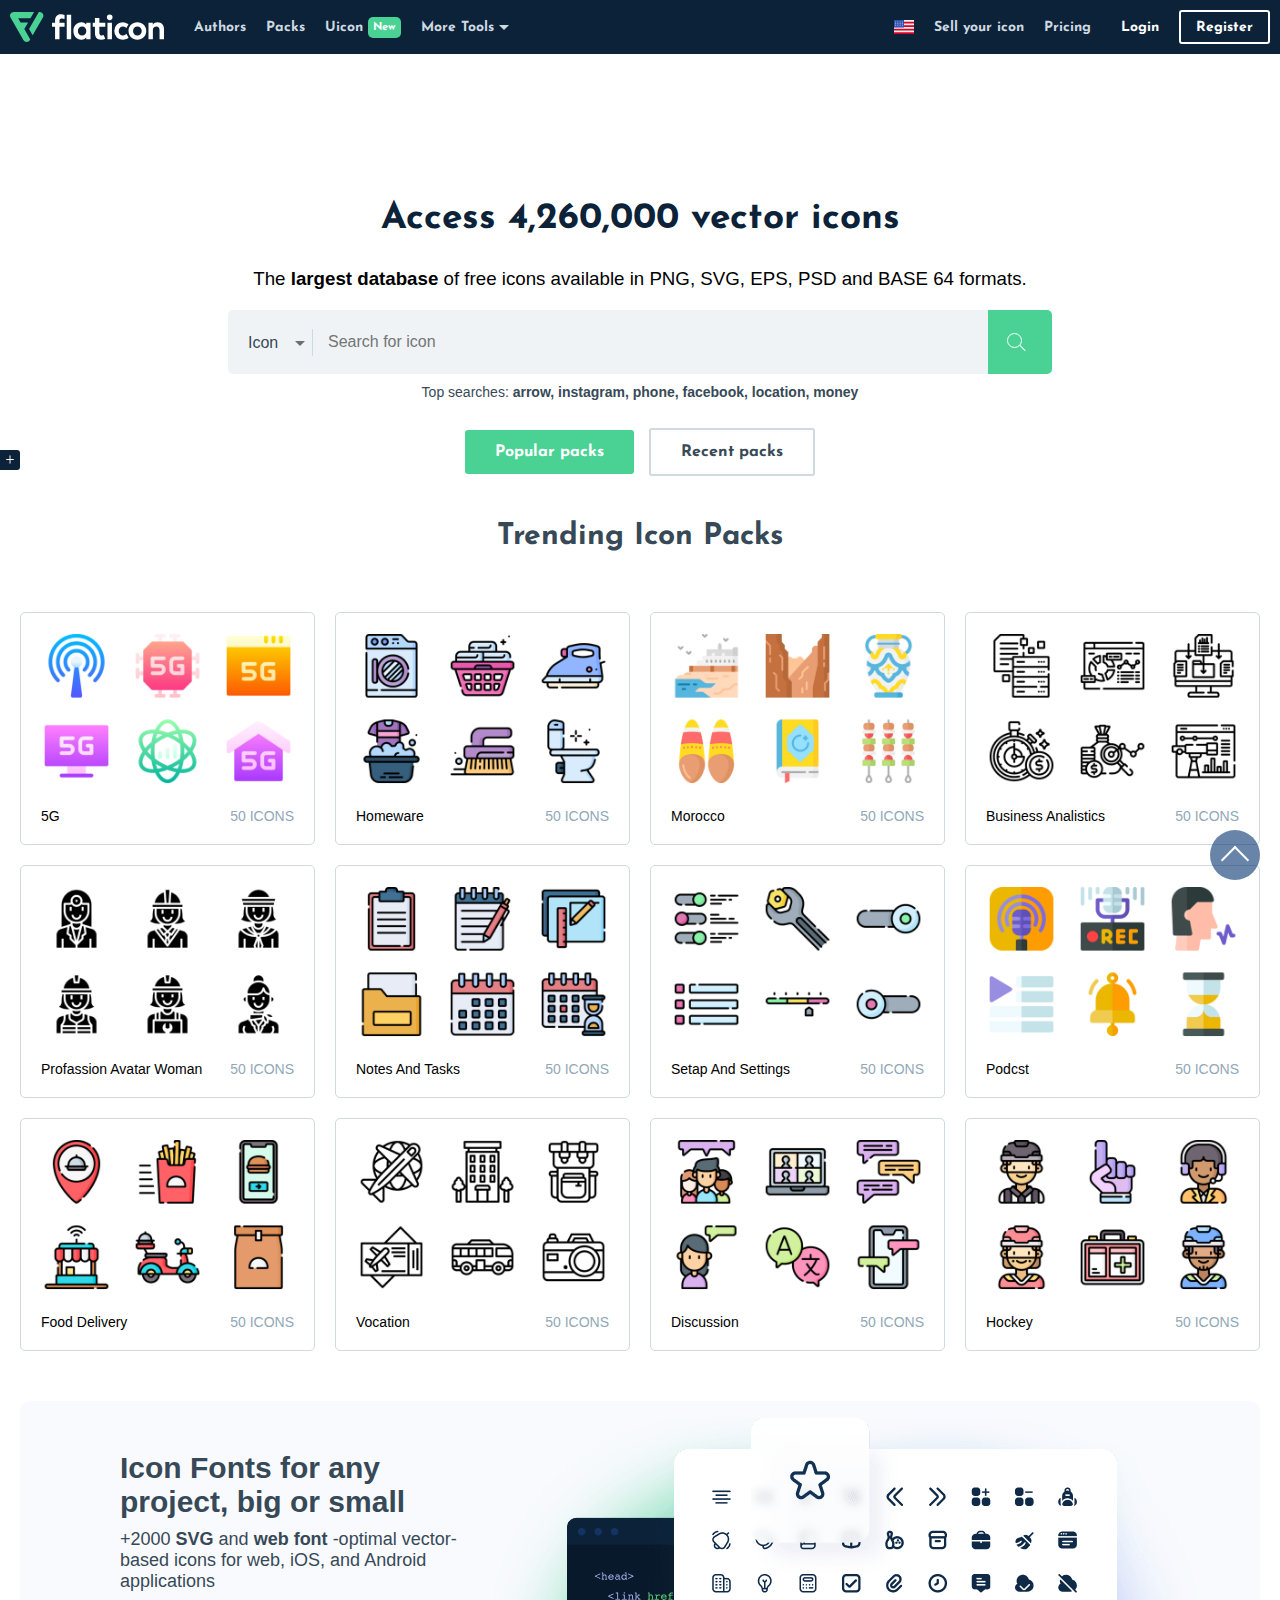
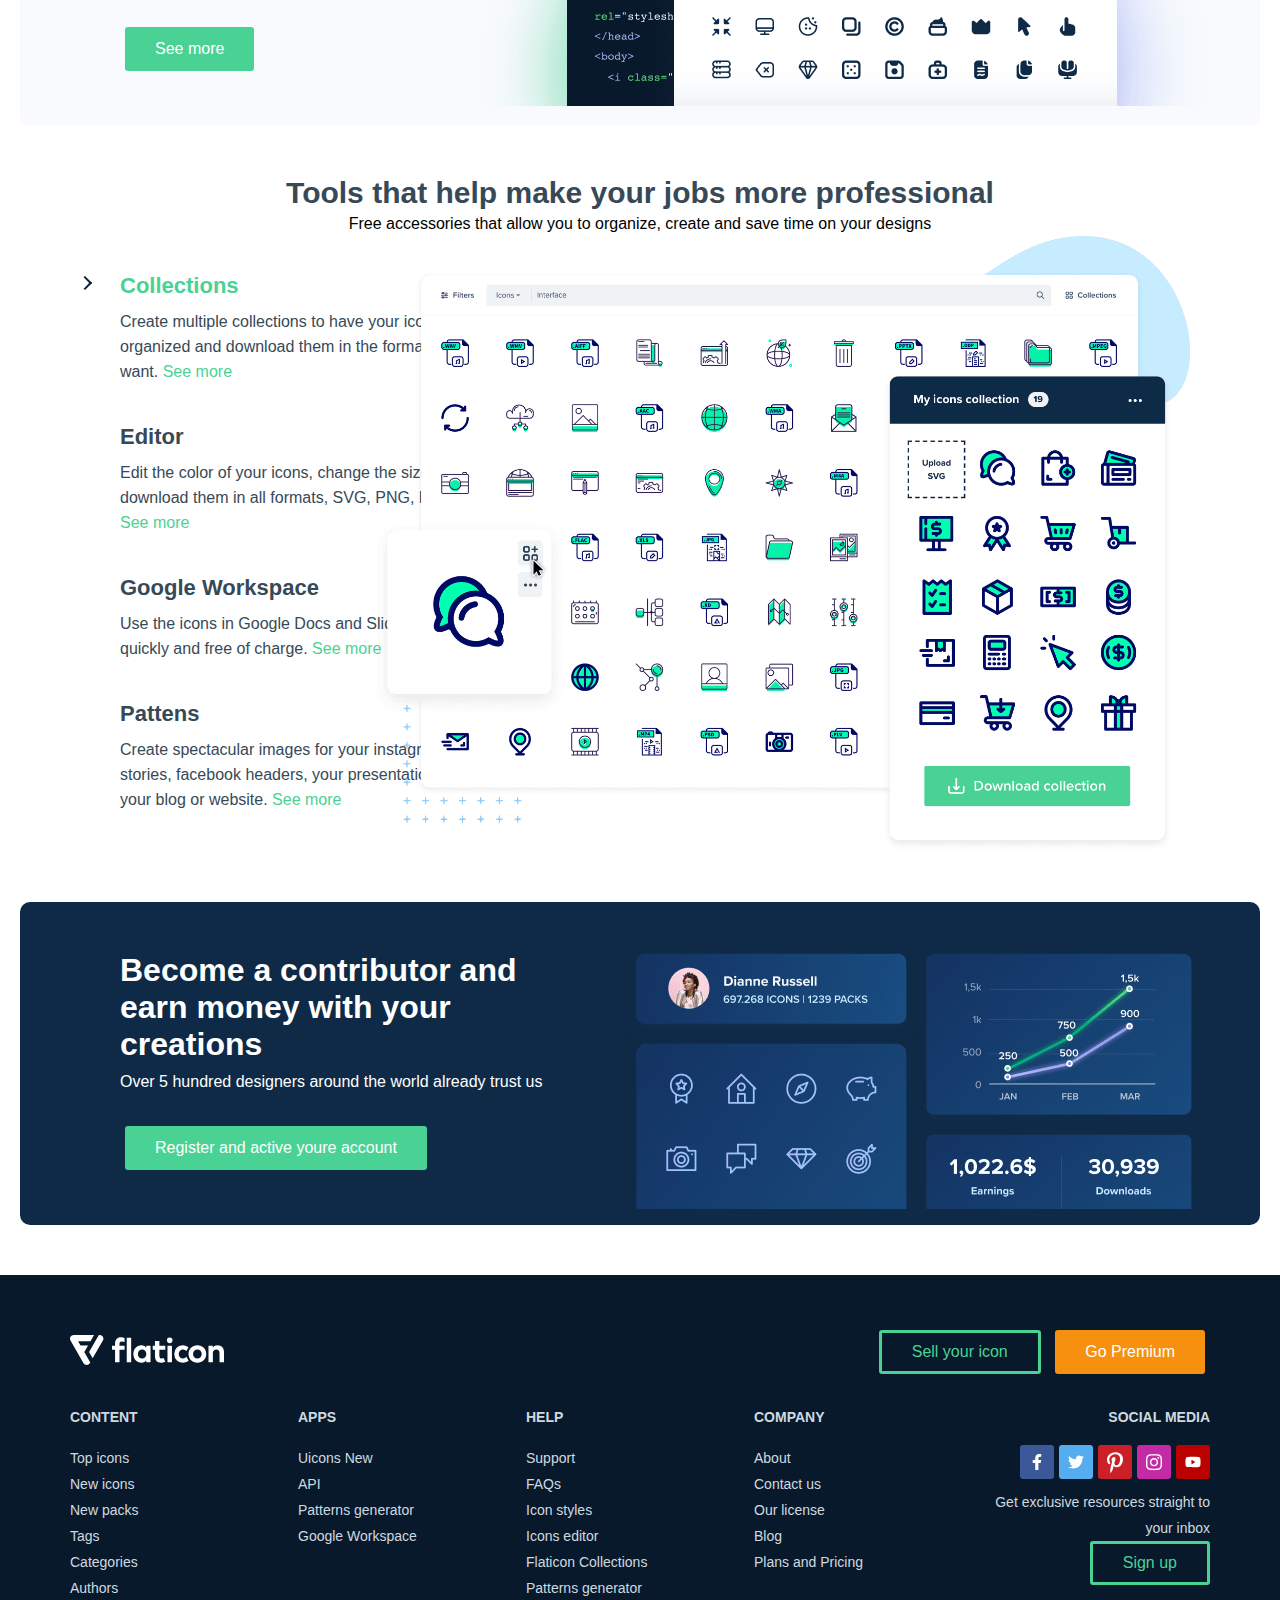
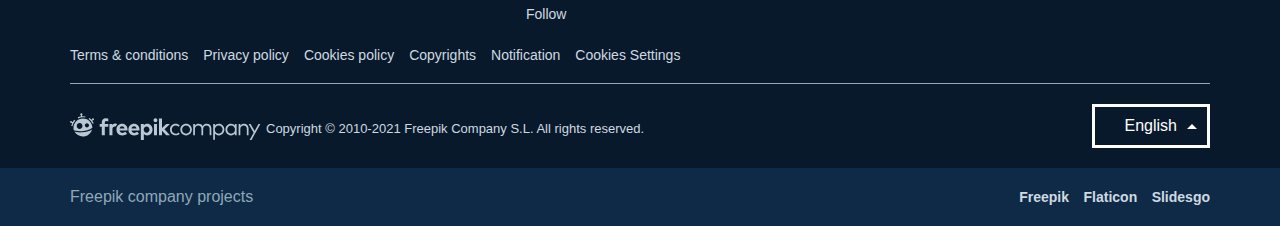
<file: flaticon.com/index.html>
<!DOCTYPE html>
<html lang="en">

<head>
    <meta charset="UTF-8">
    <meta http-equiv="X-UA-Compatible" content="IE=edge">
    <meta name="viewport" content="width=device-width, initial-scale=1.0">
    <title>Flaticon</title>
    <link rel="stylesheet" href="css/main.css">
    <link rel="shortcut icon" href="imges/LogoFlaicon.png" type="image/x-icon">
</head>

<body>
    <header>
        <nav>
            <div class="logo">
                <a href="#">
                    <img src="imges/flaticon_negative.svg" alt="">
                </a>
            </div>
            <ul class="menu">
                <li>
                    <ul class="menuleft">
                        <li><a href="#">Authors</a></li>
                        <li><a href="#">Packs</a></li>
                        <li><a href="#">Uicon&nbsp;<span>New</span></a></li>
                        <li class="drop">

                            
                                <a href="#"><label for="dropdown">More Tools</label></a>
                            
                            <input type="checkbox" name="dropdown" id="dropdown" checked>
                            <ul class="dropdown">
                                <ul>
                                    <h1>Others prodacts</h1>
                                    <li>
                                        <p>Freepik</p>
                                        <h5>Freepik vectors, photos and PSD</h5>
                                    </li>
                                    <li>
                                        <p>Freepik online editor</p>
                                        <h5>Freepik vectors, photos and PSD</h5>
                                    </li>
                                    <li>
                                        <p>Freepik</p>
                                        <h5>Freepik vectors, photos and PSD</h5>
                                    </li>
                                    <li>
                                        <p>Freepik</p>
                                        <h5>Freepik vectors, photos and PSD</h5>
                                    </li>
                                </ul>
                                <ul>
                                    <h1>Tools</h1>
                                    <li>
                                        <p>Icon pattern</p>
                                        <h5>Create icon patterns for your wallpapers of social networks</h5>
                                    </li>
                                    <h1>Google Workspace</h1>
                                    <li>
                                        <p>Icon for slinders</p>
                                        <h5>Create icon patterns for your wallpapers of social networks</h5>
                                    </li>
                                </ul>
                            </ul>
                        </li>
                    </ul>
                </li>
                <li>
                    <ul class="menuright">
                        <li class="len"><a href="#"><img src="imges/en.svg" alt=""></a></li>
                        <li><a href="#">Sell your icon</a></li>
                        <li><a href="#">Pricing</a></li>
                    </ul>
                </li>
            </ul>
            <div class="user-menu">
                <button class="unset">Login</button>
                <button class="unset border-white">Register</button>
            </div>
        </nav>
    </header>
    <div id="top">

    </div>
    <input type="checkbox" name="" id="wote">
    <div class="wote">
        <label for="wote">
            <div class="pl">
                +
            </div>
            <div class="mn">
                _
            </div>
        </label>
        <h2>Do you like our service?</h2>
        <div class="answers">
            <div class="img"><img src="imges/happy.svg" alt=""></div>
            <div class="img"><img src="imges/neutral.svg" alt=""></div>
            <div class="img"><img src="imges/sad.svg" alt=""></div>
        </div>
    </div>
    <div class="toUp">
        <a href="#top"></a>
    </div>
    <main>
        <div class="content">
            <h1>
                Access 4,260,000 vector icons
            </h1>
            <h3>
                The <span>&nbsp;largest database&nbsp; </span> of free icons available in PNG, SVG, EPS, PSD and BASE 64
                formats.
            </h3>
            <div class="inputdiv">
                <div class="select">
                    <select name="" id="">
                        <option value="icon">Icon</option>
                        <option value="packs">Packs</option>
                    </select>
                </div>
                <div class="input">
                    <input type="text" name="" id="" placeholder="Search for icon" maxlength="50">
                </div>
                <div class="searchbtn">

                </div>
            </div>
            <h4>
                Top searches: <a href="#">arrow, </a><a href="#">instagram, </a><a href="#">phone, </a><a
                    href="#">facebook, </a><a href="#">location, </a><a href="#">money</a>
            </h4>
            <div class="btns">
                <button class="unset full">Popular packs</button>
                <button class="unset border">Recent packs</button>
            </div>
        </div>
        <section>
            <div class="popular">
                <h1 class="secname">Trending Icon Packs</h1>
                <div class="imgsBox">
                    <div class="row">
                        <div class="imgBox">
                            <img src="imges/4346030-5g_3x2.jpg" alt="">
                            <div class="imgcontent">
                                <h1>5G</h1>
                                <h1>50 ICONS</h1>
                            </div>
                        </div>
                        <div class="imgBox">
                            <img src="imges/4352850-homeware_3x2.jpg" alt="">
                            <div class="imgcontent">
                                <h1>Homeware</h1>
                                <h1>50 ICONS</h1>
                            </div>
                        </div>
                        <div class="imgBox">
                            <img src="imges/4366478-morocco_3x2.jpg" alt="">
                            <div class="imgcontent">
                                <h1>Morocco</h1>
                                <h1>50 ICONS</h1>
                            </div>
                        </div>
                        <div class="imgBox">
                            <img src="imges/4149626-business-analytics_3x2.jpg" alt="">
                            <div class="imgcontent">
                                <h1>Business Analistics</h1>
                                <h1>50 ICONS</h1>
                            </div>
                        </div>
                    </div>
                    <div class="row">
                        <div class="imgBox">
                            <img src="imges/4351882-profession-avatar-woman_3x2.jpg" alt="">
                            <div class="imgcontent">
                                <h1>Profassion Avatar Woman</h1>
                                <h1>50 ICONS</h1>
                            </div>
                        </div>
                        <div class="imgBox">
                            <img src="imges/4371128-notes-and-tasks_3x2.jpg" alt="">
                            <div class="imgcontent">
                                <h1>Notes And Tasks</h1>
                                <h1>50 ICONS</h1>
                            </div>
                        </div>
                        <div class="imgBox">
                            <img src="imges/4370677-setup-and-settings_3x2.jpg" alt="">
                            <div class="imgcontent">
                                <h1>Setap And Settings</h1>
                                <h1>50 ICONS</h1>
                            </div>
                        </div>
                        <div class="imgBox">
                            <img src="imges/4349681-podcast_3x2.jpg" alt="">
                            <div class="imgcontent">
                                <h1>Podcst</h1>
                                <h1>50 ICONS</h1>
                            </div>
                        </div>
                    </div>
                    <div class="row">
                        <div class="imgBox">
                            <img src="imges/4107982-food-delivery_3x2.jpg" alt="">
                            <div class="imgcontent">
                                <h1>Food Delivery</h1>
                                <h1>50 ICONS</h1>
                            </div>
                        </div>
                        <div class="imgBox">
                            <img src="imges/4349862-vacation_3x2.jpg" alt="">
                            <div class="imgcontent">
                                <h1>Vocation</h1>
                                <h1>50 ICONS</h1>
                            </div>
                        </div>
                        <div class="imgBox">
                            <img src="imges/4150639-discussion_3x2.jpg" alt="">
                            <div class="imgcontent">
                                <h1>Discussion</h1>
                                <h1>50 ICONS</h1>
                            </div>
                        </div>
                        <div class="imgBox">
                            <img src="imges/4345960-hockey_3x2.jpg" alt="">
                            <div class="imgcontent">
                                <h1>Hockey</h1>
                                <h1>50 ICONS</h1>
                            </div>
                        </div>
                    </div>
                </div>
                <div class="banner1">
                    <div class="bancontent">
                        <h1>Icon Fonts for any project, big or small</h1>
                        <p>+2000 <span>SVG</span> and <span>web font</span> -optimal vector-based icons for web, iOS,
                            and Android applications</p>
                        <button class="unset full">
                            See more
                        </button>
                    </div>
                    <div class="banimg">
                        <img src="imges/elements.png" alt="">
                    </div>
                </div>
                <div class="bannertools">
                    <h1 class="titleTools">
                        Tools that help make your jobs more professional
                    </h1>
                    <p class="commenttools">
                        Free accessories that allow you to organize, create and save time on your designs
                    </p>
                    <div class="contentsTools">
                        <div class="row">
                            <div class="contentTools">
                                <div class="item active">
                                    <h1><label for="collection">Collections</label></h1>
                                    <p>
                                        Create multiple collections to have your icons organized and download them in
                                        the format you want. <span>See more</span>
                                    </p>
                                </div>
                                <div class="item">
                                    <h1><label for="editor">Editor</label></h1>
                                    <p>
                                        Edit the color of your icons, change the size and download them in all formats,
                                        SVG, PNG, EPS. <span>See more</span>
                                    </p>
                                </div>
                                <div class="item">
                                    <h1><label for="gsuite">Google Workspace</label></h1>
                                    <p>
                                        Use the icons in Google Docs and Slides easily, quickly and free of charge.
                                        <span>See more</span>
                                    </p>
                                </div>
                                <div class="item">
                                    <h1><label for="pattern">Pattens</label></h1>
                                    <p>
                                        Create spectacular images for your instagram stories, facebook headers, your
                                        presentations, your blog or website. <span>See more</span>
                                    </p>
                                </div>
                            </div>
                            <div class="imgTools">
                                <input type="radio" name="slide" id="collection" checked>
                                <img src="imges/collections-slide.png" class="collection" alt="">
                                <input type="radio" name="slide" id="editor">
                                <img src="imges/editor-slide.png" class="editor" alt="">
                                <input type="radio" name="slide" id="gsuite">
                                <img src="imges/gsuite-slide.png" class="gsuite" alt="">
                                <input type="radio" name="slide" id="pattern">
                                <img src="imges/pattern-slide.png" class="pattern" alt="">
                            </div>
                        </div>
                    </div>
                </div>
                <div class="home_contributor">
                    <div class="row">
                        <div class="hccomments">
                            <h1 class="hctitle">
                                Become a contributor and earn money with your creations
                            </h1>
                            <p>
                                Over 5 hundred designers around the world already trust us
                            </p>
                            <button class="unset full">
                                Register and active youre account
                            </button>
                        </div>
                        <div class="hcimg">
                            <img src="imges/contributor.png" alt="">
                        </div>
                    </div>
                </div>
            </div>
        </section>
    </main>
    <footer>
        <div class="footer_body">
            <div class="row footerrow">
                <div class="logowhite">
                    <img src="imges/flaticon_white.svg" alt="">
                </div>
                <div class="btns">
                    <button class="unset border">Sell your icon</button>
                    <button class="unset full sariq">Go Premium</button>
                </div>
            </div>
            <div class="row info">
                <ul class="fcontent">
                    <h1>CONTENT</h1>
                    <li>Top icons</li>
                    <li>New icons</li>
                    <li>New packs</li>
                    <li>Tags</li>
                    <li>Categories</li>
                    <li>Authors</li>
                </ul>
                <ul class="apps">
                    <h1>APPS</h1>
                    <li>Uicons <span>New</span></li>
                    <li>API</li>
                    <li>Patterns generator</li>
                    <li>Google Workspace</li>
                </ul>
                <ul class="help">
                    <h1>HELP</h1>
                    <li>Support</li>
                    <li>FAQs</li>
                    <li>Icon styles</li>
                    <li>Icons editor</li>
                    <li>Flaticon Collections</li>
                    <li>Patterns generator</li>
                    <li>Follow</li>
                </ul>
                <ul class="company">
                    <h1>COMPANY</h1>
                    <li>About</li>
                    <li>Contact us</li>
                    <li>Our license</li>
                    <li>Blog</li>
                    <li>Plans and Pricing</li>
                </ul>
                <div class="social">
                    <h1>SOCIAL MEDIA</h1>
                    <div class="links">
                        <a href="#">
                            <svg xmlns="http://www.w3.org/2000/svg" viewBox="0 0 320 512">
                                <!-- Font Awesome Free 5.15.2 by @fontawesome - https://fontawesome.com License - https://fontawesome.com/license/free (Icons: CC BY 4.0, Fonts: SIL OFL 1.1, Code: MIT License) -->
                                <path
                                    d="M279.14 288l14.22-92.66h-88.91v-60.13c0-25.35 12.42-50.06 52.24-50.06h40.42V6.26S260.43 0 225.36 0c-73.22 0-121.08 44.38-121.08 124.72v70.62H22.89V288h81.39v224h100.17V288z" />
                            </svg>
                        </a>
                        <a href="#">
                            <svg xmlns="http://www.w3.org/2000/svg" viewBox="0 0 512 512">
                                <!-- Font Awesome Free 5.15.2 by @fontawesome - https://fontawesome.com License - https://fontawesome.com/license/free (Icons: CC BY 4.0, Fonts: SIL OFL 1.1, Code: MIT License) -->
                                <path
                                    d="M459.37 151.716c.325 4.548.325 9.097.325 13.645 0 138.72-105.583 298.558-298.558 298.558-59.452 0-114.68-17.219-161.137-47.106 8.447.974 16.568 1.299 25.34 1.299 49.055 0 94.213-16.568 130.274-44.832-46.132-.975-84.792-31.188-98.112-72.772 6.498.974 12.995 1.624 19.818 1.624 9.421 0 18.843-1.3 27.614-3.573-48.081-9.747-84.143-51.98-84.143-102.985v-1.299c13.969 7.797 30.214 12.67 47.431 13.319-28.264-18.843-46.781-51.005-46.781-87.391 0-19.492 5.197-37.36 14.294-52.954 51.655 63.675 129.3 105.258 216.365 109.807-1.624-7.797-2.599-15.918-2.599-24.04 0-57.828 46.782-104.934 104.934-104.934 30.213 0 57.502 12.67 76.67 33.137 23.715-4.548 46.456-13.32 66.599-25.34-7.798 24.366-24.366 44.833-46.132 57.827 21.117-2.273 41.584-8.122 60.426-16.243-14.292 20.791-32.161 39.308-52.628 54.253z" />
                            </svg>
                        </a>
                        <a href="#">
                            <svg xmlns="http://www.w3.org/2000/svg" viewBox="0 0 384 512">
                                <!-- Font Awesome Free 5.15.2 by @fontawesome - https://fontawesome.com License - https://fontawesome.com/license/free (Icons: CC BY 4.0, Fonts: SIL OFL 1.1, Code: MIT License) -->
                                <path
                                    d="M204 6.5C101.4 6.5 0 74.9 0 185.6 0 256 39.6 296 63.6 296c9.9 0 15.6-27.6 15.6-35.4 0-9.3-23.7-29.1-23.7-67.8 0-80.4 61.2-137.4 140.4-137.4 68.1 0 118.5 38.7 118.5 109.8 0 53.1-21.3 152.7-90.3 152.7-24.9 0-46.2-18-46.2-43.8 0-37.8 26.4-74.4 26.4-113.4 0-66.2-93.9-54.2-93.9 25.8 0 16.8 2.1 35.4 9.6 50.7-13.8 59.4-42 147.9-42 209.1 0 18.9 2.7 37.5 4.5 56.4 3.4 3.8 1.7 3.4 6.9 1.5 50.4-69 48.6-82.5 71.4-172.8 12.3 23.4 44.1 36 69.3 36 106.2 0 153.9-103.5 153.9-196.8C384 71.3 298.2 6.5 204 6.5z" />
                            </svg>
                        </a>
                        <a href="#">
                            <svg xmlns="http://www.w3.org/2000/svg" viewBox="0 0 448 512">
                                <!-- Font Awesome Free 5.15.2 by @fontawesome - https://fontawesome.com License - https://fontawesome.com/license/free (Icons: CC BY 4.0, Fonts: SIL OFL 1.1, Code: MIT License) -->
                                <path
                                    d="M224.1 141c-63.6 0-114.9 51.3-114.9 114.9s51.3 114.9 114.9 114.9S339 319.5 339 255.9 287.7 141 224.1 141zm0 189.6c-41.1 0-74.7-33.5-74.7-74.7s33.5-74.7 74.7-74.7 74.7 33.5 74.7 74.7-33.6 74.7-74.7 74.7zm146.4-194.3c0 14.9-12 26.8-26.8 26.8-14.9 0-26.8-12-26.8-26.8s12-26.8 26.8-26.8 26.8 12 26.8 26.8zm76.1 27.2c-1.7-35.9-9.9-67.7-36.2-93.9-26.2-26.2-58-34.4-93.9-36.2-37-2.1-147.9-2.1-184.9 0-35.8 1.7-67.6 9.9-93.9 36.1s-34.4 58-36.2 93.9c-2.1 37-2.1 147.9 0 184.9 1.7 35.9 9.9 67.7 36.2 93.9s58 34.4 93.9 36.2c37 2.1 147.9 2.1 184.9 0 35.9-1.7 67.7-9.9 93.9-36.2 26.2-26.2 34.4-58 36.2-93.9 2.1-37 2.1-147.8 0-184.8zM398.8 388c-7.8 19.6-22.9 34.7-42.6 42.6-29.5 11.7-99.5 9-132.1 9s-102.7 2.6-132.1-9c-19.6-7.8-34.7-22.9-42.6-42.6-11.7-29.5-9-99.5-9-132.1s-2.6-102.7 9-132.1c7.8-19.6 22.9-34.7 42.6-42.6 29.5-11.7 99.5-9 132.1-9s102.7-2.6 132.1 9c19.6 7.8 34.7 22.9 42.6 42.6 11.7 29.5 9 99.5 9 132.1s2.7 102.7-9 132.1z" />
                            </svg>
                        </a>
                        <a href="#">
                            <svg xmlns="http://www.w3.org/2000/svg" viewBox="0 0 576 512">
                                <!-- Font Awesome Free 5.15.2 by @fontawesome - https://fontawesome.com License - https://fontawesome.com/license/free (Icons: CC BY 4.0, Fonts: SIL OFL 1.1, Code: MIT License) -->
                                <path
                                    d="M549.655 124.083c-6.281-23.65-24.787-42.276-48.284-48.597C458.781 64 288 64 288 64S117.22 64 74.629 75.486c-23.497 6.322-42.003 24.947-48.284 48.597-11.412 42.867-11.412 132.305-11.412 132.305s0 89.438 11.412 132.305c6.281 23.65 24.787 41.5 48.284 47.821C117.22 448 288 448 288 448s170.78 0 213.371-11.486c23.497-6.321 42.003-24.171 48.284-47.821 11.412-42.867 11.412-132.305 11.412-132.305s0-89.438-11.412-132.305zm-317.51 213.508V175.185l142.739 81.205-142.739 81.201z" />
                            </svg>
                        </a>
                    </div>
                    <p>
                        Get exclusive resources straight to your inbox
                    </p>
                    <button class="unset border">
                        Sign up
                    </button>
                </div>
            </div>
            <div class="legal">
                <h4>
                    <span>Terms & conditions</span> <span>Privacy policy</span> <span>Cookies policy</span>
                    <span>Copyrights</span> <span>Notification</span> <span>Cookies Settings</span>
                </h4>
            </div>
            <div class="copyright">
                <p>
                    <img src="imges/freepikcompany.svg" alt=""><span>Copyright © 2010-2021 Freepik Company S.L. All
                        rights reserved.</span>
                </p>
                <button class="unset boderwhite">
                    English <span></span>
                </button>
            </div>
        </div>
        <div class="project">
            <div class="sections">
                <p>
                    Freepik company projects
                </p>
                <div class="lastlinks">
                    <a href="#">Freepik</a>
                    <a href="#">Flaticon</a>
                    <a href="#">Slidesgo</a>
                </div>
            </div>
        </div>
    </footer>
</body>

</html>
</file>
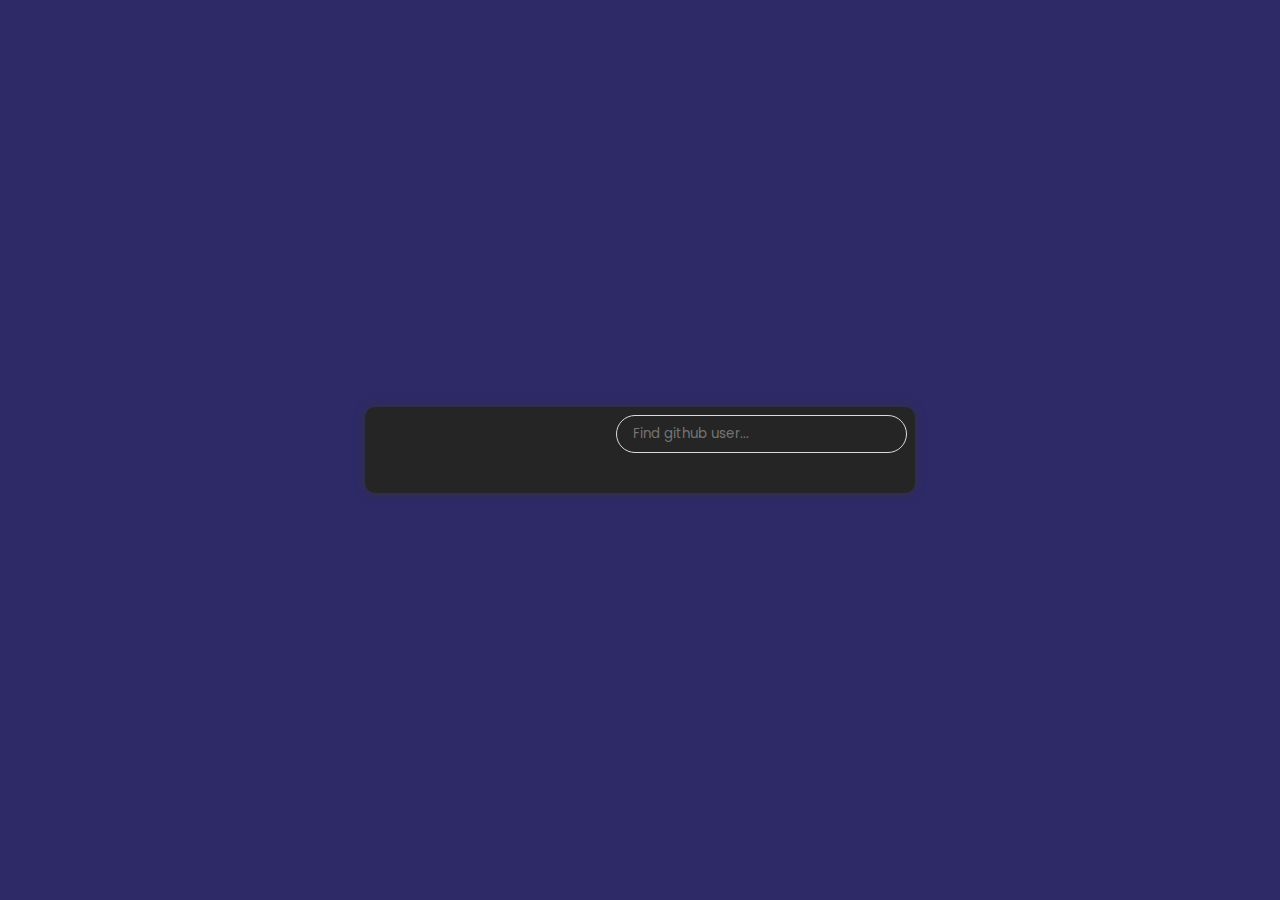
<file: GetGithub Users App/index.html>
<!DOCTYPE html>
<html lang="en">
<head>
    <meta charset="UTF-8">
    <meta http-equiv="X-UA-Compatible" content="IE=edge">
    <meta name="viewport" content="width=device-width, initial-scale=1.0">
    <title>Github Profiles</title>
    <link rel="stylesheet" href="css/main.css">
    <link rel="stylesheet" href="fonts/fontawsome.css">
</head>
<body>

    <div class="wrapper">
        <div class="search_box">
            <input type="text" id="search_inp" placeholder="Find github user...">
        </div>
        <div class="momo">

        </div>
    </div>

    <script src="js/app.js"></script>
</body>
</html>
</file>
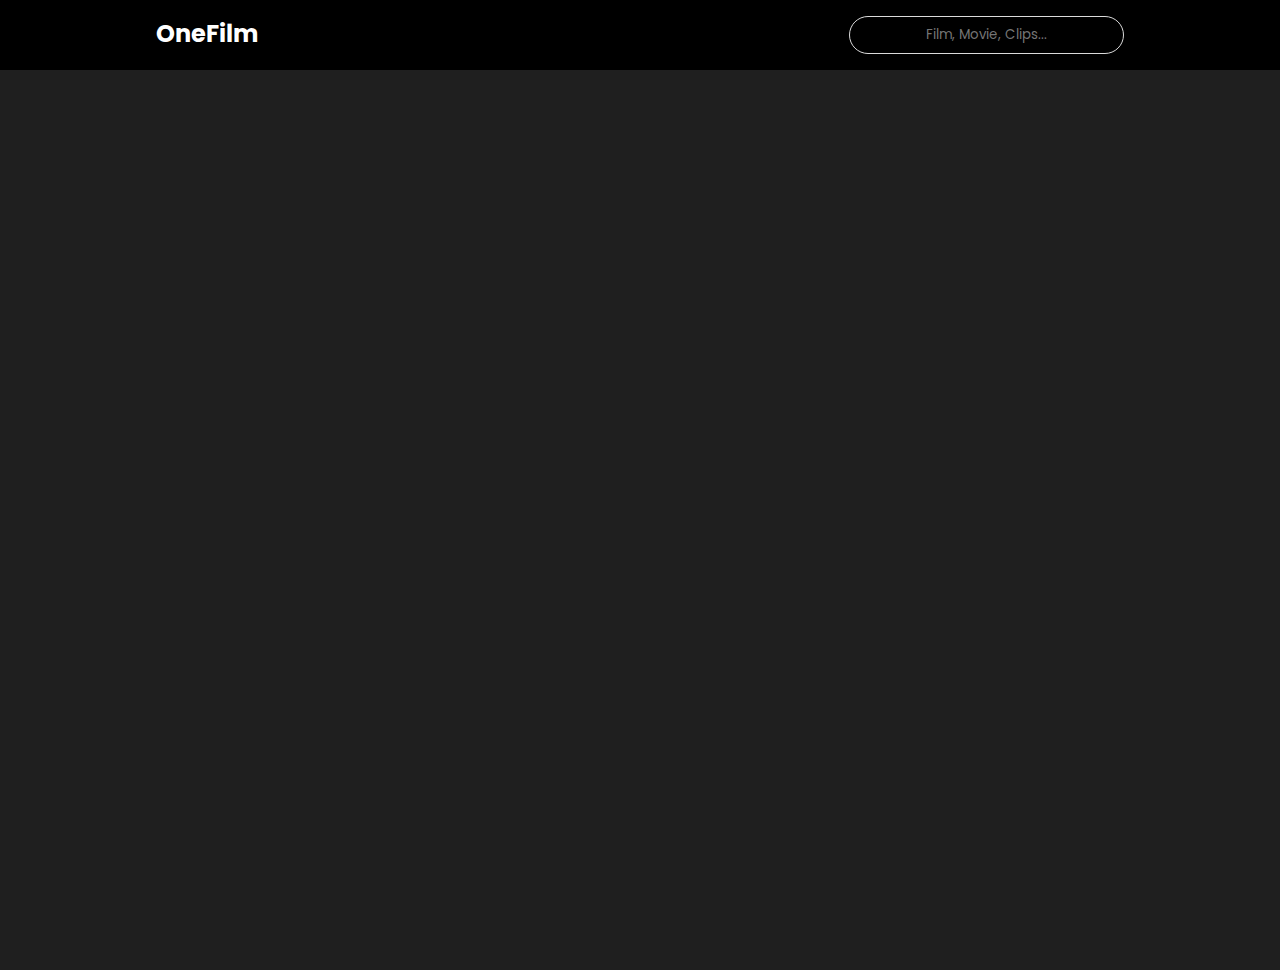
<file: Movie App/index.html>
<!DOCTYPE html>
<html lang="en">
<head>
    <meta charset="UTF-8">
    <meta http-equiv="X-UA-Compatible" content="IE=edge">
    <meta name="viewport" content="width=device-width, initial-scale=1.0">
    <title>Movie App</title>
    <link rel="stylesheet" href="css/main.css">
    <link rel="stylesheet" href="fonts/fontawsome.css">
</head>
<body>
    <!--  -->
    <header>
        <div class="container">
            <div class="header_container">
                <h2>OneFilm</h2>
                <form id="form">
                    <input type="text" id="film_search" placeholder="Film, Movie, Clips...">
                    <div class="search_result" id="search_modal">
                        <ul class="film_container">
                        </ul>
                    </div>
                </form>
            </div>
        </div>
    </header>
    <div class="container">
        <div class="movie_wrapper">
    
        </div>
    </div>

    <script src="js/app.js"></script>
</body>
</html>
</file>
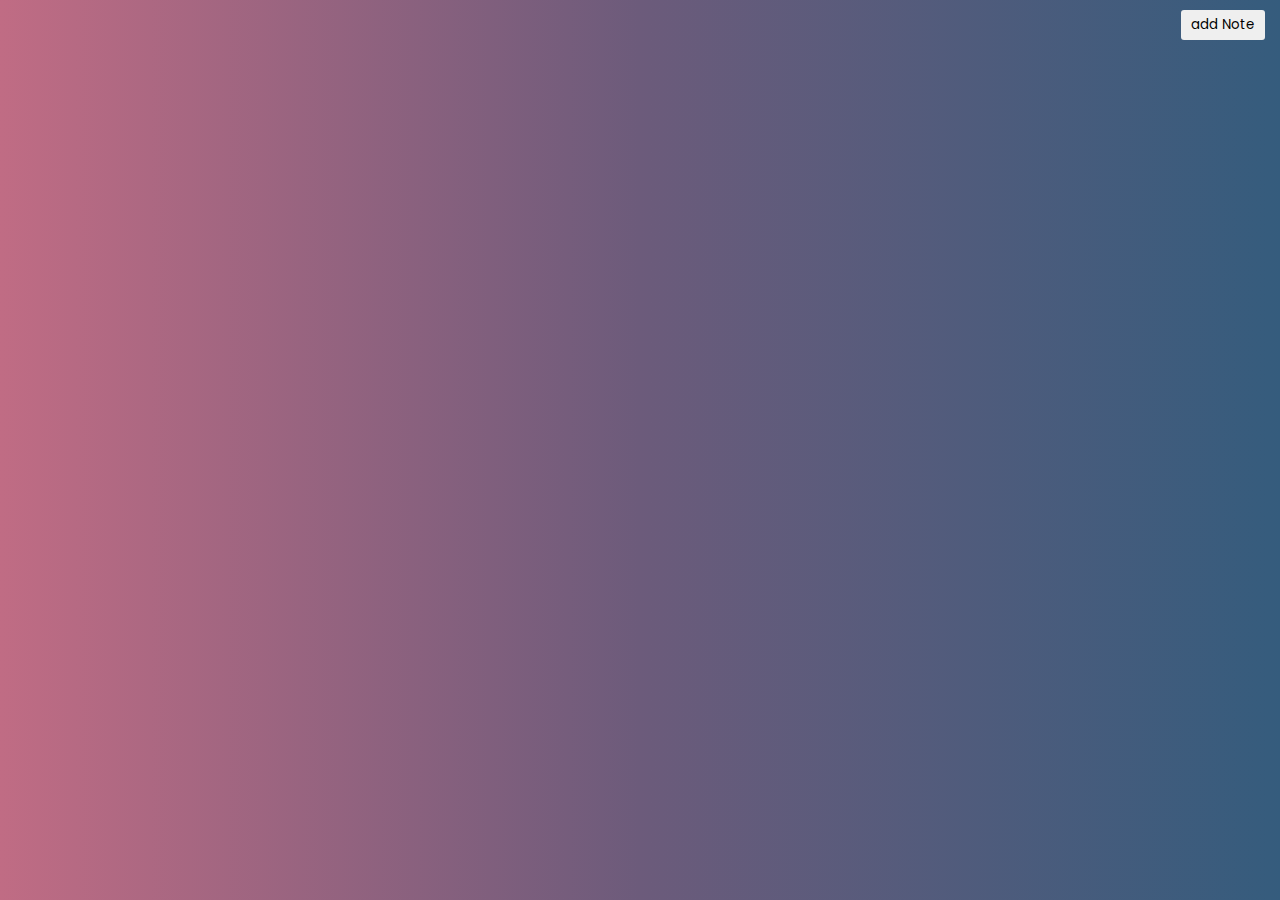
<file: Notes App/index.html>
<!DOCTYPE html>
<html lang="en">

<head>
    <meta charset="UTF-8">
    <meta http-equiv="X-UA-Compatible" content="IE=edge">
    <meta name="viewport" content="width=device-width, initial-scale=1.0">
    <title>Javascript</title>
    <link rel="stylesheet" href="css/main.css">
    <link rel="stylesheet" href="fonts/fontawsome.css">
</head>

<body>

    <button class="addNote">add Note</button>
    <script src="js/app.js"></script>
</body>

</html>
</file>
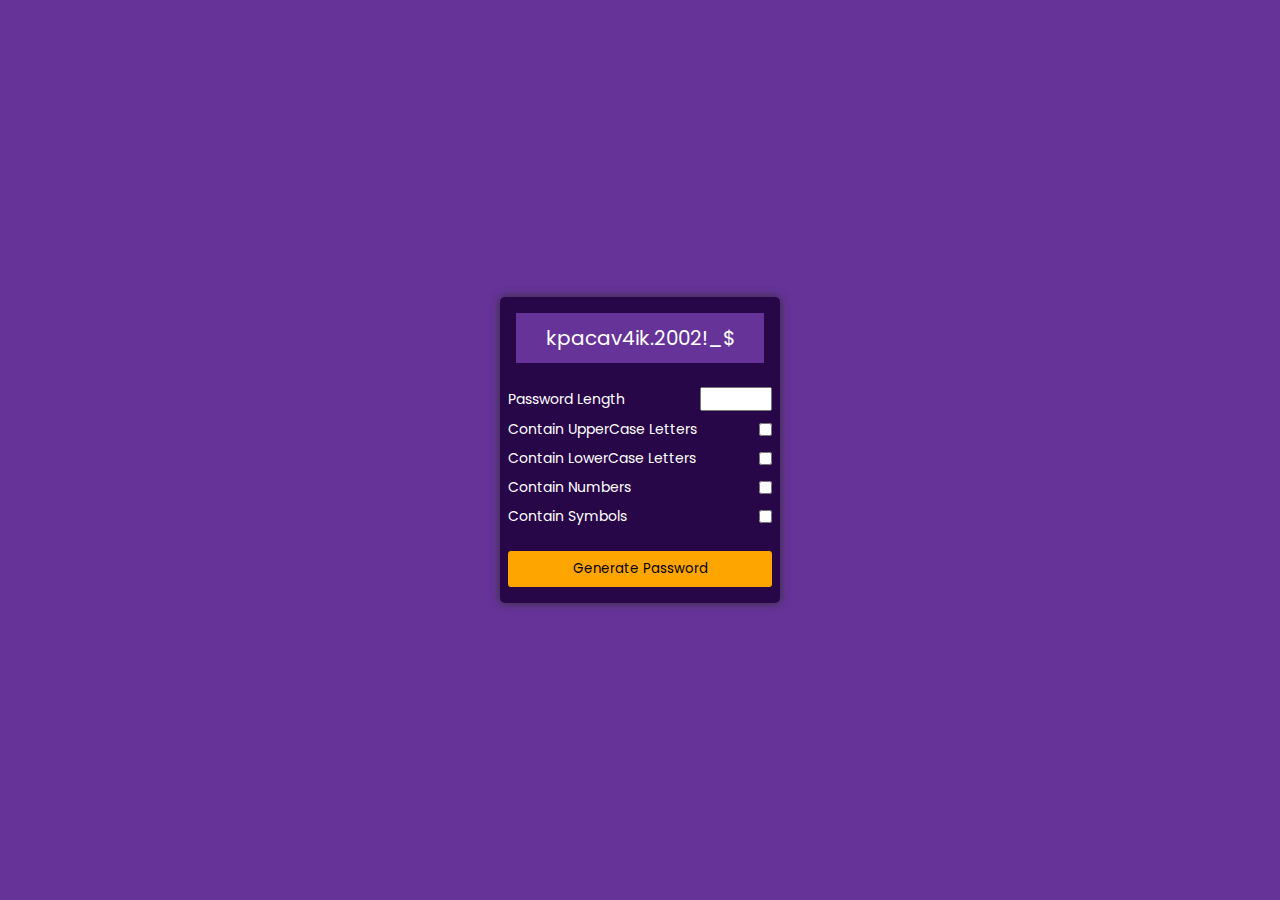
<file: Password Generator App/index.html>
<!DOCTYPE html>
<html lang="en">
<head>
    <meta charset="UTF-8">
    <meta http-equiv="X-UA-Compatible" content="IE=edge">
    <meta name="viewport" content="width=device-width, initial-scale=1.0">
    <title>Github Profiles</title>
    <link rel="stylesheet" href="css/main.css">
    <link rel="stylesheet" href="fonts/fontawsome.css">
</head>
<body>

    <div class="pwd_container">
        <div class="pwd_header">
            <div class="pwd" id="pwd">
                kpacav4ik.2002!_$
            </div>            
        </div>
        <div class="pwd_body">
            <div class="form_control">
                <label for="len">Password Length</label>
                <input type="number" id="len" min="4" max="40">
            </div>
            <div class="form_control">
                <label for="upper">Contain UpperCase Letters</label>
                <input type="checkbox" id="upper">
            </div>
            <div class="form_control">
                <label for="lower">Contain LowerCase Letters</label>
                <input type="checkbox" id="lower">
            </div>
            <div class="form_control">
                <label for="number">Contain Numbers</label>
                <input type="checkbox" id="number">
            </div>
            <div class="form_control">
                <label for="symbol">Contain Symbols</label>
                <input type="checkbox" id="symbol">
            </div>
            <div class="form_control">
                <button id="generate">Generate Password</button>
            </div>
        </div>
    </div>

    <script src="js/app.js"></script>
</body>
</html>
</file>
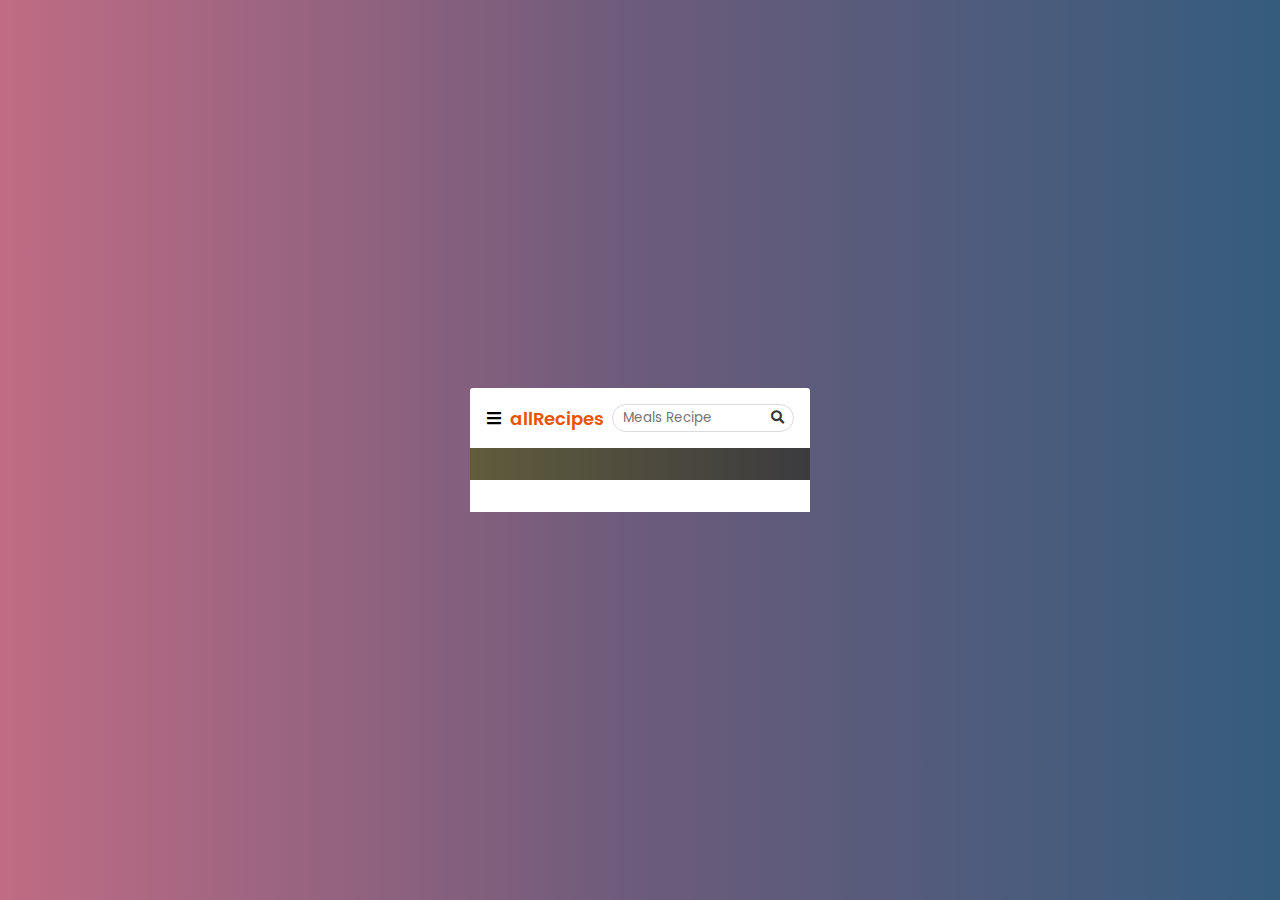
<file: Recipe App/index.html>
<!DOCTYPE html>
<html lang="en">

<head>
    <meta charset="UTF-8">
    <meta http-equiv="X-UA-Compatible" content="IE=edge">
    <meta name="viewport" content="width=device-width, initial-scale=1.0">
    <title>Javascript</title>
    <link rel="stylesheet" href="css/main.css">
    <link rel="stylesheet" href="fonts/fontawsome.css">
</head>

    <div class="recipeapp_wrapper">
        <div class="modal_container">
            <button class="modal_closebtn">&times;</button>
            <div class="modal">
                
            </div>
        </div>
        <div class="recipeapp_header">
            <div class="header_menubar">
                <button><i class="fas fa-bars"></i></button>
            </div>
            <div class="logo">
                allRecipes
            </div>
            <div class="search_recipe">
                <input type="text" placeholder="Meals Recipe" id="search_term">
                <button><i class="fas fa-search"></i></button>
            </div>
            <div class="search_resultblock" id="search_result">
                <ul class="search_result">
                    <li>
                        
                    </li>
                </ul>
            </div>
        </div>
        <div class="fav_meals">
            <ul class="fav_m"></ul>
        </div>
        <div class="r_recipe_wrapper">
            <div class="r_recipe_card"></div>
        </div>
    </div>

    <script src="js/app.js"></script>
</body>

</html>
</file>
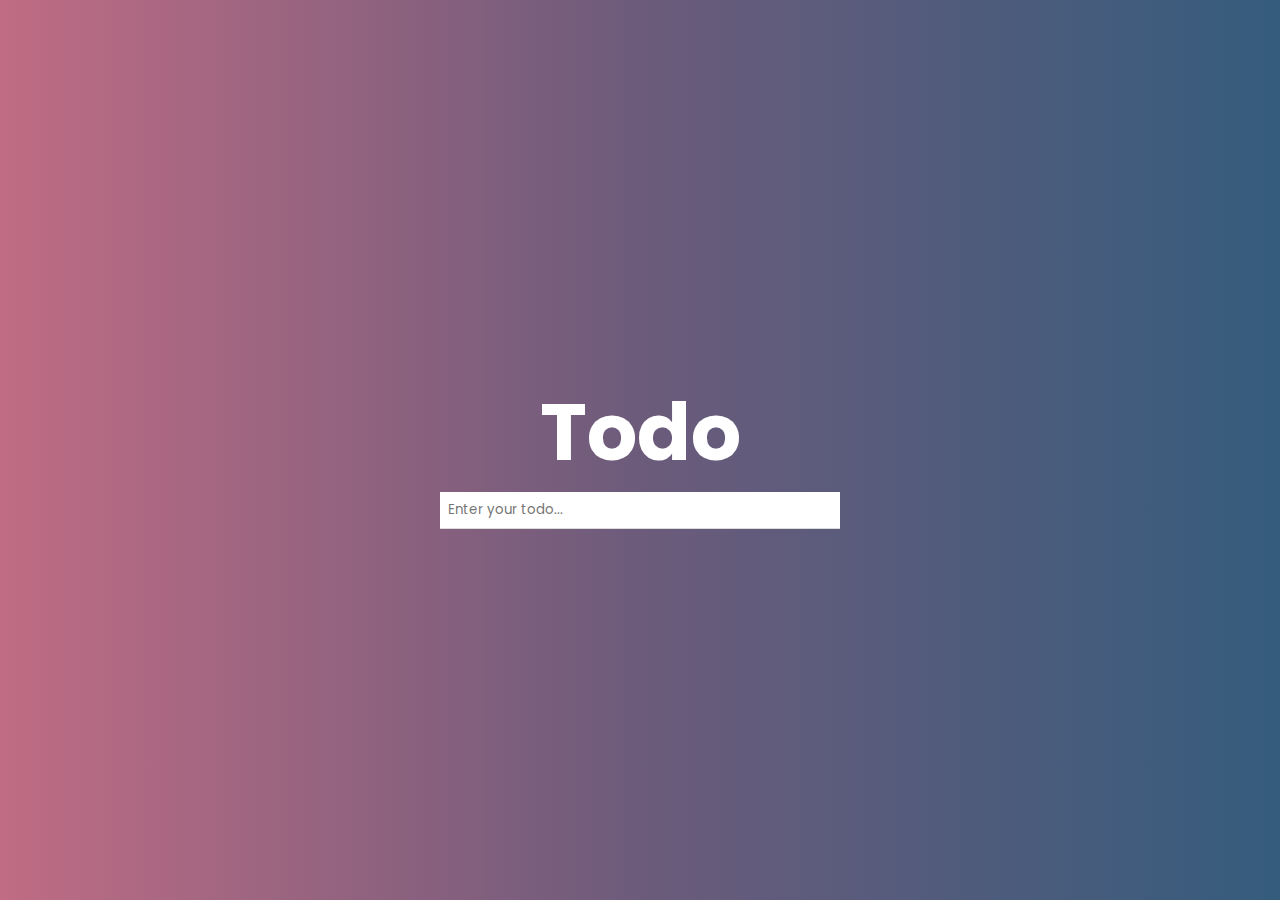
<file: Todo App/index.html>
<!DOCTYPE html>
<html lang="en">

<head>
    <meta charset="UTF-8">
    <meta http-equiv="X-UA-Compatible" content="IE=edge">
    <meta name="viewport" content="width=device-width, initial-scale=1.0">
    <title>Javascript</title>
    <link rel="stylesheet" href="css/main.css">
    <link rel="stylesheet" href="fonts/fontawsome.css">
</head>

<body>

    <h1>Todo</h1>
    <form class="form" id="form">
        <input type="text" id="input" class="input" placeholder="Enter your todo...">
        <ul class="todos_container">
        </ul>
    </form>
    <script src="js/app.js"></script>
</body>

</html>
</file>
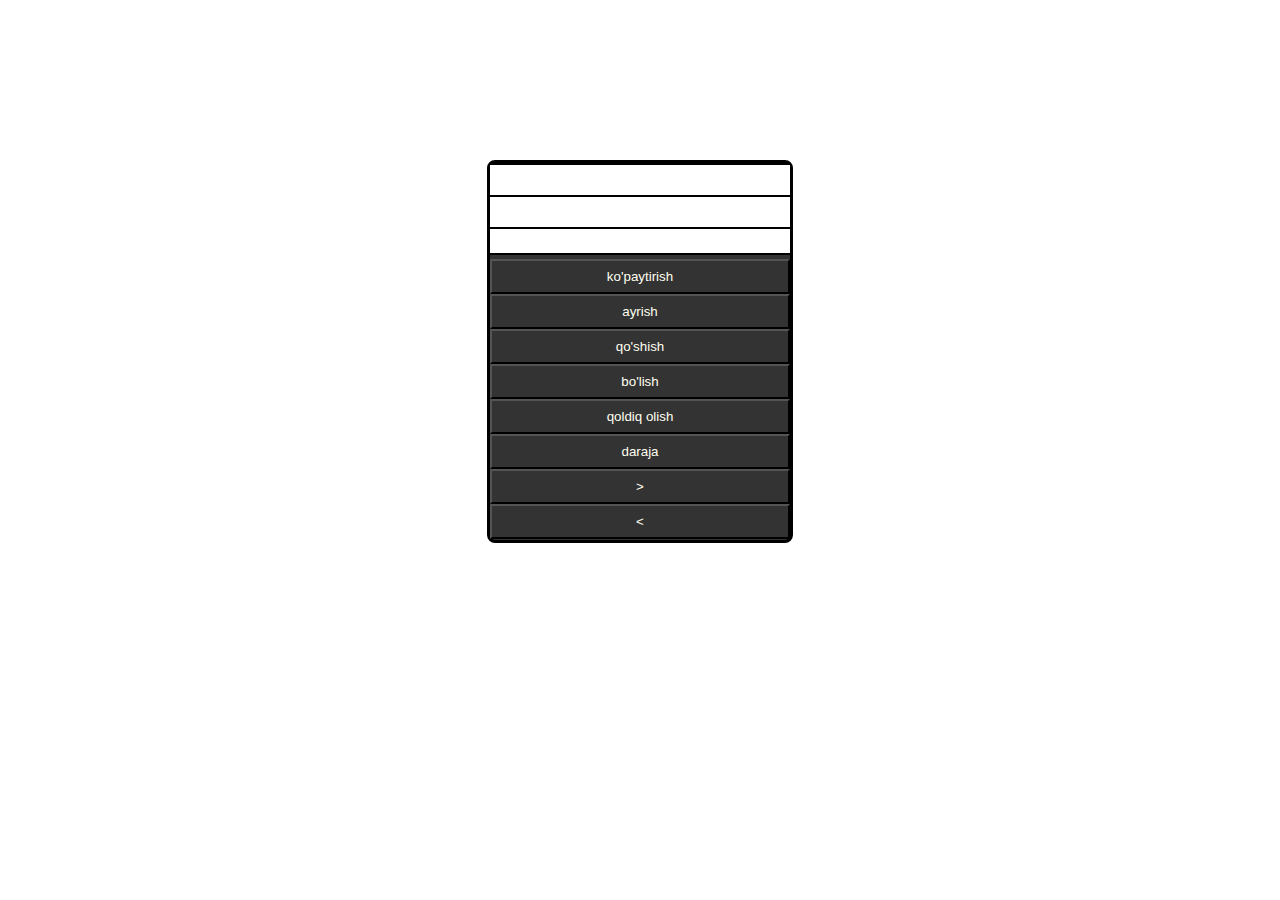
<file: kalkulator/kalkulator.html>
<!DOCTYPE html>
<html lang="uz">
<head>
    <meta charset="UTF-8">
    <meta http-equiv="X-UA-Compatible" content="IE=edge">
    <meta name="viewport" content="width=device-width, initial-scale=1.0">
    <title>Document</title>
    <link rel="stylesheet" href="./CSS/main.css">
</head>  
<body>
       <div class="wrapper">
           <div class="ekran">
               <input class="son"  type="text">

            <input class="raqam"  type="text">

            <p class="p"></p>
     
            
     </div>
           
              <div class="belgilar">
                <button class="kopaytirish" type="button">ko'paytirish</button>  
                <button  class="ayrish" type="button">ayrish</button>
                <button  class="qoshish" type="button">qo'shish</button>
                <button  class="bolish" type="button">bo'lish</button>
                <button class="qoldiq" type="button">qoldiq olish</button>
                <button class="daraja" type="button">daraja</button>
                <button class="katta" type="button">></button>
                <button class="kichik" type="button"> < </button>
              </div>
        
          
       </div>
        
    <script src="./JS/app.js">
    </script>
</body>
</html>
</file>
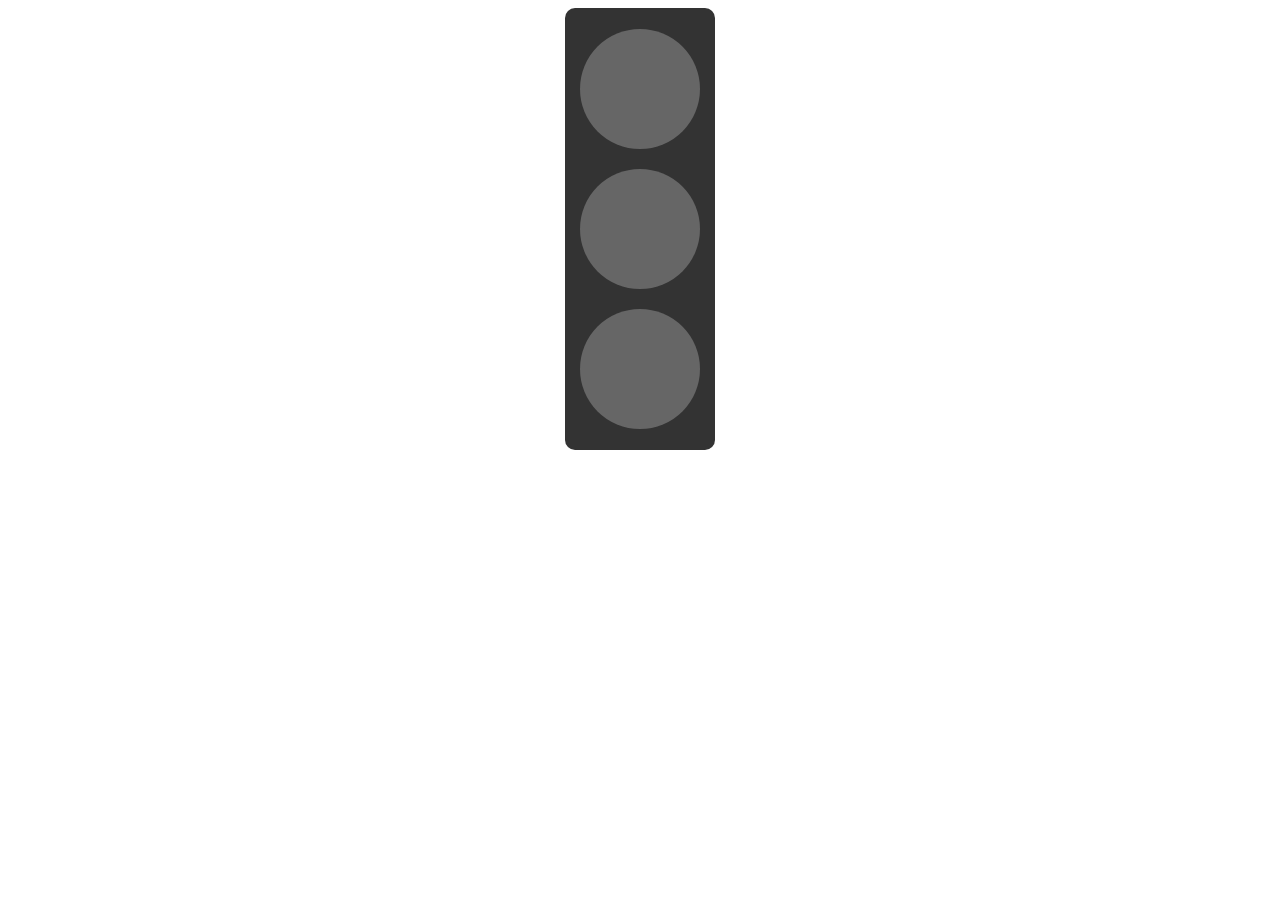
<file: svetafor/svetafor.html>
<!DOCTYPE html>
<html lang="en">

<head>
    <meta charset="UTF-8">
    <meta http-equiv="X-UA-Compatible" content="IE=edge">
    <meta name="viewport" content="width=device-width, initial-scale=1.0">
    <title>svetafor</title>
    <link rel="stylesheet" href="./css/main2.css">
</head>

<body>
    <div class="wrapper">
        <div class="circle">
            <div class="circleBGColor1"></div>
        </div>
        <div class="circle">
            <div class="circleBGColor2">
                <div class="circleColor1"></div>
                <div class="circleColor2"></div>
            </div>
        </div>
        <div class="circle">
            <div class="circleBGColor3">
               
            </div>

        </div>
    </div>
   
        <script src="./js/app2.js"></script>
</body>

</html>
</file>
<file: flaticon.com/css/main.css>
@font-face {
  font-family: lato;
  src: url(../fonts/Lato/Lato-Regular.ttf);
}

@font-face {
  font-family: lato_bold;
  src: url(../fonts/Lato/Lato-Bold.ttf);
}

@font-face {
  font-family: lato_black;
  src: url(../fonts/Lato/Lato-Black.ttf);
}

@font-face {
  font-family: j_sans;
  src: url(../fonts/Josefin_Sans/JosefinSans-Bold.ttf), url(../fonts/Josefin_Sans/JosefinSans-Medium.ttf), url(../fonts/Josefin_Sans/JosefinSans-SemiBold.ttf);
}

:root {
  --primery: #4AD295;
  --actprimery: #2BC48A;
  --kok: #0B2239;
  --actkok: #24394D;
  --kulrang: #EFF3F6;
  --font-color: #374957;
  --nonactborcol: #CFD9E0;
  --actborcol: #91A8B8;
  --sariq: #f69110;
  --actsariq: #F69110;
  --fontfamily: j_sans, sans-serif;
}

html {
  scroll-behavior: smooth;
}

*, *::after, *::before {
  padding: 0;
  margin: 0;
  -webkit-box-sizing: border-box;
          box-sizing: border-box;
}

.unset {
  all: unset;
  cursor: pointer;
}

.border-white {
  border: 2px solid white;
}

.full {
  margin: 5px;
  border-radius: 3px;
  padding: 0 30px;
  height: 44px;
  background-color: var(--primery);
  color: white;
}

.full:hover {
  background: var(--actprimery);
}

.row {
  display: -webkit-box;
  display: -ms-flexbox;
  display: flex;
  -webkit-box-pack: justify;
      -ms-flex-pack: justify;
          justify-content: space-between;
}

header {
  font-family: var(--fontfamily);
  font-weight: 400;
  width: 100%;
  height: 54px;
  background: var(--kok);
  padding: 0 10px;
  font-size: 14px;
  position: fixed;
  top: 0;
  z-index: 15;
}

nav {
  width: 100%;
  display: -webkit-box;
  display: -ms-flexbox;
  display: flex;
  -webkit-box-align: center;
      -ms-flex-align: center;
          align-items: center;
  -webkit-box-pack: justify;
      -ms-flex-pack: justify;
          justify-content: space-between;
  height: 100%;
}

.logo {
  width: 154px;
}

.logo a img {
  width: 154px;
  display: -webkit-box;
  display: -ms-flexbox;
  display: flex;
  -webkit-box-align: center;
      -ms-flex-align: center;
          align-items: center;
}

.menu {
  display: -webkit-box;
  display: -ms-flexbox;
  display: flex;
  -webkit-box-align: center;
      -ms-flex-align: center;
          align-items: center;
  -webkit-box-pack: justify;
      -ms-flex-pack: justify;
          justify-content: space-between;
  width: 100%;
  padding: 0 20px;
}

.menu li {
  list-style: none;
}

.menu li .len img {
  width: 20px;
}

.menu li ul {
  display: -webkit-box;
  display: -ms-flexbox;
  display: flex;
  -webkit-box-align: center;
      -ms-flex-align: center;
          align-items: center;
}

.menu li ul li {
  margin: 0 10px;
}

.menu li ul li a {
  text-decoration: none;
  color: #CFD9E0;
  display: -webkit-box;
  display: -ms-flexbox;
  display: flex;
  -webkit-box-align: center;
      -ms-flex-align: center;
          align-items: center;
  -webkit-box-pack: center;
      -ms-flex-pack: center;
          justify-content: center;
}

.menuleft li a span {
  background: var(--primery);
  padding: 5px 5px;
  border-radius: 5px;
  font-size: 11px;
  color: white;
}

.menuleft li:last-child {
  position: relative;
}

.menuleft li:last-child::after {
  content: '';
  position: absolute;
  border: 5px solid transparent;
  border-top-color: #CFD9E0;
  margin: auto;
  bottom: 0;
  right: -15px;
}

.user-menu {
  width: 169px;
  color: white;
  display: -webkit-box;
  display: -ms-flexbox;
  display: flex;
  -webkit-box-pack: justify;
      -ms-flex-pack: justify;
          justify-content: space-between;
  -webkit-box-align: center;
      -ms-flex-align: center;
          align-items: center;
  font-weight: 700;
}

.user-menu button:nth-child(1) {
  margin: 0 20px 0 0;
}

button.border-white {
  height: 34px;
  width: 91.38px;
  padding: 0 20px;
  border-radius: 3px;
  -webkit-box-sizing: border-box;
          box-sizing: border-box;
  display: -webkit-box;
  display: -ms-flexbox;
  display: flex;
  -webkit-box-align: center;
      -ms-flex-align: center;
          align-items: center;
  -webkit-box-pack: center;
      -ms-flex-pack: center;
          justify-content: center;
}

button.border-white:hover {
  background: var(--actkok);
}

#wote {
  display: none;
}

#wote:not(:checked) + .wote {
  left: -280px;
}

#wote:not(:checked) + .wote label .mn {
  color: transparent;
}

#wote:not(:checked) + .wote label .pl {
  color: white;
}

.wote {
  position: fixed;
  left: 0;
  width: 280px;
  background: #1d262d;
  top: 50%;
  height: 134px;
  padding: 20px;
  border-bottom-right-radius: 5px;
  -webkit-transition: .5s;
  transition: .5s;
  -webkit-user-select: none;
     -moz-user-select: none;
      -ms-user-select: none;
          user-select: none;
}

.wote label {
  position: absolute;
  right: -20px;
  width: 20px;
  height: 20px;
  background-color: var(--kok);
  top: 0;
  display: -webkit-box;
  display: -ms-flexbox;
  display: flex;
  -webkit-box-align: center;
      -ms-flex-align: center;
          align-items: center;
  -webkit-box-pack: center;
      -ms-flex-pack: center;
          justify-content: center;
  color: white;
  cursor: pointer;
  border-radius: 0 3px 3px 0;
}

.wote label .pl, .wote label .mn {
  position: absolute;
}

.wote label .pl {
  color: transparent;
}

.wote h2 {
  font-size: 14px;
  text-align: center;
  color: white;
  font-family: var(--fontfamily);
}

.wote .answers {
  margin-top: 20px;
  text-align: center;
  display: -webkit-box;
  display: -ms-flexbox;
  display: flex;
  -webkit-box-align: center;
      -ms-flex-align: center;
          align-items: center;
  -webkit-box-pack: center;
      -ms-flex-pack: center;
          justify-content: center;
}

.wote .answers .img {
  cursor: pointer;
}

.wote .answers .img:hover img {
  -webkit-transform: translateY(-15px);
          transform: translateY(-15px);
}

.wote .answers img {
  width: 48px;
  margin: 10px;
  -webkit-transition: .2s;
  transition: .2s;
}

.drop {
  position: relative;
}

.drop label {
  cursor: pointer;
}

.dropdown {
  font-family: sans-serif;
  display: -webkit-box;
  display: -ms-flexbox;
  display: flex;
  position: absolute;
  top: 60px;
  left: -40px;
  -webkit-box-shadow: 0 0 55px rgba(0, 0, 0, 0.6);
          box-shadow: 0 0 55px rgba(0, 0, 0, 0.6);
  background: white;
  width: 570px;
  padding: 20px 30px;
  color: var(--kok);
}

.dropdown::after {
  content: '';
  width: 15px;
  height: 15px;
  background-color: white;
  position: absolute;
  top: -8px;
  left: 60px;
  -webkit-transform: rotate(45deg);
          transform: rotate(45deg);
}

.dropdown > ul {
  display: -webkit-box;
  display: -ms-flexbox;
  display: flex;
  -webkit-box-orient: vertical;
  -webkit-box-direction: normal;
      -ms-flex-direction: column;
          flex-direction: column;
  text-align: left;
  width: 50%;
}

.dropdown > ul h1 {
  font-size: 13px;
  text-align: left;
  margin: 0 auto 15px 10px;
}

.dropdown > ul p {
  font-size: 14px;
  margin-bottom: 10px;
}

.dropdown > ul h5 {
  font-size: 14px;
  font-weight: 500;
  color: var(--font-color);
  margin-bottom: 15px;
}

.dropdown > ul:first-child h1 {
  font-size: 13px;
  text-align: left;
  margin: 0 auto 15px 25px;
}

input[id="dropdown"] {
  display: none;
}

input[id="dropdown"]:checked + .dropdown {
  display: none;
}

#top {
  height: 54px;
}

.toUp {
  z-index: 14;
  border-radius: 50%;
  width: 50px;
  height: 50px;
  position: fixed;
  bottom: 20px;
  right: 20px;
  background: rgba(4, 50, 110, 0.6);
}

.toUp a {
  padding: 25px;
}

.toUp a::after {
  content: '';
  display: block;
  position: absolute;
  margin: auto;
  left: 0;
  right: 0;
  top: 40%;
  width: 20px;
  height: 20px;
  border-top: 2px solid white;
  border-right: 2px solid white;
  -webkit-transform: rotate(-45deg);
          transform: rotate(-45deg);
}

.content {
  width: 100%;
  max-width: 1024px;
  margin: 54px auto 0;
  padding: 80px 100px 40px;
}

.content h1 {
  font-family: var(--fontfamily);
  display: -webkit-box;
  display: -ms-flexbox;
  display: flex;
  -webkit-box-align: center;
      -ms-flex-align: center;
          align-items: center;
  -webkit-box-pack: center;
      -ms-flex-pack: center;
          justify-content: center;
  font-size: 37px;
  color: var(--kok);
  font-weight: 900;
  height: 60px;
  margin-bottom: 20px;
}

.content h3 {
  font-family: sans-serif;
  font-weight: 500;
  display: -webkit-box;
  display: -ms-flexbox;
  display: flex;
  -webkit-box-pack: center;
      -ms-flex-pack: center;
          justify-content: center;
  -webkit-box-align: center;
      -ms-flex-align: center;
          align-items: center;
  margin-bottom: 20px;
}

.content h3 span {
  font-weight: 700;
}

.content h4 {
  margin-top: 10px;
  margin-bottom: 20px;
  text-align: center;
  font-weight: normal;
  font-family: sans-serif;
  font-size: 14px;
  color: var(--font-color);
}

.content h4 a {
  all: unset;
  color: var(--font-color);
  font-weight: 600;
}

.content .btns {
  margin-top: 23px;
  text-align: center;
  font-family: var(--fontfamily);
}

.content .btns .border {
  margin: 5px;
  border-radius: 3px;
  padding: 0  30px;
  height: 44px;
  border: 2px solid var(--nonactborcol);
  color: var(--font-color);
}

.content .btns .border:hover {
  background: #f8f8f8;
}

.content .inputdiv {
  height: 64px;
  display: -webkit-box;
  display: -ms-flexbox;
  display: flex;
  -webkit-box-align: center;
      -ms-flex-align: center;
          align-items: center;
  -webkit-box-pack: justify;
      -ms-flex-pack: justify;
          justify-content: space-between;
  background: var(--kulrang);
  border-radius: 5px;
  overflow: hidden;
  font-family: sans-serif;
  color: var(--font-color);
}

.content .inputdiv .select {
  position: relative;
}

.content .inputdiv .select::after {
  content: '';
  position: absolute;
  border: 5px solid transparent;
  border-top-color: #6e6e6e;
  margin: auto;
  bottom: 5px;
  right: 8px;
  cursor: pointer;
  z-index: 0;
}

.content .inputdiv .select select {
  all: unset;
  cursor: pointer;
  padding: 5px 20px;
  border-right: 1px solid var(--nonactborcol);
  position: relative;
  z-index: 1;
}

.content .inputdiv .input {
  width: 100%;
  height: 100%;
}

.content .inputdiv .input input {
  all: unset;
  width: 100%;
  height: 100%;
  padding: 0 15px;
}

.content .inputdiv .searchbtn {
  min-width: 64px;
  height: 100%;
  background: var(--primery);
  position: relative;
}

.content .inputdiv .searchbtn::after {
  content: '';
  width: 15px;
  height: 15px;
  border-radius: 50%;
  border: 1px solid white;
  position: absolute;
  top: 23px;
  left: 30%;
}

.content .inputdiv .searchbtn::before {
  content: '';
  width: 1px;
  height: 8px;
  position: absolute;
  background-color: white;
  -webkit-transform: rotate(-45deg);
          transform: rotate(-45deg);
  top: 34px;
  left: 34px;
}

section > .popular {
  padding: 0 20px;
  text-align: center;
}

section > .popular .secname {
  font-family: var(--fontfamily);
  color: var(--font-color);
  font-size: 30px;
  margin-bottom: 60px;
}

section > .popular .imgsBox {
  margin-top: 20px;
  padding: 0 0 50px;
}

section > .popular .row {
  display: -webkit-box;
  display: -ms-flexbox;
  display: flex;
  -webkit-box-align: center;
      -ms-flex-align: center;
          align-items: center;
  -webkit-box-pack: center;
      -ms-flex-pack: center;
          justify-content: center;
  gap: 20px;
  margin-top: 20px;
}

section > .popular .imgBox {
  width: calc((100% - 40px) / 3);
  border: 1px solid var(--nonactborcol);
  border-radius: 5px;
  padding: 10px;
}

section > .popular .imgBox:hover {
  border-color: var(--actborcol);
}

section > .popular .imgBox img {
  width: 100%;
}

section > .popular .imgBox .imgcontent {
  display: -webkit-box;
  display: -ms-flexbox;
  display: flex;
  -webkit-box-pack: justify;
      -ms-flex-pack: justify;
          justify-content: space-between;
  padding: 10px;
}

section > .popular .imgBox .imgcontent h1 {
  font-family: sans-serif;
  font-size: 14px;
  font-weight: 500;
}

section > .popular .imgBox .imgcontent h1:last-child {
  color: var(--actborcol);
}

.banner1 {
  font-family: sans-serif;
  color: var(--font-color);
  display: -webkit-box;
  display: -ms-flexbox;
  display: flex;
  -webkit-box-align: center;
      -ms-flex-align: center;
          align-items: center;
  -webkit-box-pack: justify;
      -ms-flex-pack: justify;
          justify-content: space-between;
  padding: 0 50px 0 100px;
  background: #f8fafd;
  border-radius: 10px;
}

.banner1 .bancontent {
  width: 386.33px;
  padding: 50px 10px 50px 0;
  text-align: left;
}

.banner1 .bancontent h1 {
  font-size: 30px;
  text-align: left;
  margin-bottom: 10px;
}

.banner1 .bancontent p {
  font-size: 18px;
  margin-bottom: 30px;
  text-align: left;
}

.banner1 .bancontent p span {
  font-weight: 600;
}

.bannertools {
  margin: 0 50px;
  padding: 50px 20px;
  font-family: sans-serif;
}

.bannertools .titleTools {
  margin-bottom: 5px;
  color: var(--font-color);
  font-size: 30px;
  text-align: center;
}

.bannertools .commentTools {
  margin-bottom: 2px;
  color: var(--font-color);
  font-size: 18px;
  text-align: center;
}

.bannertools .row {
  display: -webkit-box;
  display: -ms-flexbox;
  display: flex;
  -webkit-box-align: center;
      -ms-flex-align: center;
          align-items: center;
  -webkit-box-pack: justify;
      -ms-flex-pack: justify;
          justify-content: space-between;
}

.bannertools .row .contentTools {
  width: 410px;
  text-align: left;
}

.bannertools .row .contentTools .item:first-child {
  position: relative;
}

.bannertools .row .contentTools .item:first-child::after {
  content: '';
  width: 10px;
  height: 10px;
  border: 2px solid var(--kok);
  border-bottom: 0;
  border-left: 0;
  left: -10px;
  top: 25px;
  -webkit-transform: rotate(45deg);
          transform: rotate(45deg);
  position: absolute;
}

.bannertools .row .contentTools .item h1 {
  width: 410px;
  padding: 20px 30px 10px;
  font-size: 22px;
  color: var(--font-color);
}

.bannertools .row .contentTools .item h1 label {
  cursor: pointer;
}

.bannertools .row .contentTools .item p {
  width: 410px;
  padding: 0 30px 20px;
  font-size: 16px;
  color: var(--font-color);
  line-height: 25px;
}

.bannertools .row .contentTools .item p span {
  cursor: pointer;
  color: var(--primery);
}

.bannertools .row .contentTools .item.active h1 {
  color: var(--primery);
}

.bannertools .row .imgTools {
  width: 100%;
  position: relative;
}

.bannertools .row .imgTools input[name="slide"] {
  display: none;
}

.bannertools .row .imgTools img {
  width: 820px;
  position: absolute;
  right: 0;
  margin: auto;
  top: 0;
  bottom: 0;
  display: none;
}

.bannertools .row .imgTools input[name="slide"]:checked + img {
  display: inline;
}

.home_contributor {
  background: #0E2A47;
  padding: 0 50px 0 100px;
  margin-bottom: 50px;
  border-radius: 10px;
}

.home_contributor .row {
  display: -webkit-box;
  display: -ms-flexbox;
  display: flex;
  -webkit-box-pack: justify;
      -ms-flex-pack: justify;
          justify-content: space-between;
}

.home_contributor .hccomments {
  padding: 50px 10px 50px 0;
  text-align: left;
  color: white;
  font-family: sans-serif;
}

.home_contributor .hccomments .hctitle {
  margin-bottom: 10px;
}

.home_contributor .hccomments p {
  margin-bottom: 30px;
}

.home_contributor .hcimg {
  padding-top: 20px;
}

footer {
  background-color: #08192b;
  padding-top: 50px;
}

footer .footer_body {
  margin: 0 50px;
  padding: 0 20px;
  color: #CFD9E0;
  font-family: sans-serif;
}

footer .footer_body .border {
  border: 3px solid var(--primery);
  padding: 10px 30px;
  border-radius: 3px;
  color: var(--primery);
}

footer .footer_body .footerrow {
  -webkit-box-align: center;
      -ms-flex-align: center;
          align-items: center;
  margin-bottom: 30px;
}

footer .footer_body .logowhite img {
  width: 154px;
}

footer .footer_body .btns .sariq {
  background: var(--sariq);
  margin-left: 10px;
}

footer .footer_body .btns .sariq:hover {
  background: var(--actsariq);
}

footer .footer_body .info > ul, footer .footer_body .social {
  width: calc(100% / 5);
}

footer .footer_body .info > ul h1, footer .footer_body .social h1 {
  margin-bottom: 20px;
  font-size: 14px;
}

footer .footer_body .info > ul li, footer .footer_body .info > ul p, footer .footer_body .social li, footer .footer_body .social p {
  font-size: 14px;
  line-height: 26px;
  cursor: pointer;
  list-style: none;
}

footer .footer_body .social {
  text-align: right;
}

footer .footer_body .social .links {
  display: -webkit-box;
  display: -ms-flexbox;
  display: flex;
  -webkit-box-align: center;
      -ms-flex-align: center;
          align-items: center;
  -webkit-box-pack: end;
      -ms-flex-pack: end;
          justify-content: flex-end;
  gap: 5px;
  margin-bottom: 10px;
}

footer .footer_body .social .links a {
  display: block;
  width: 34px;
  height: 34px;
  display: -ms-grid;
  display: grid;
  place-items: center;
  border-radius: 3px;
}

footer .footer_body .social .links a:first-child svg {
  width: 10px;
}

footer .footer_body .social .links a:nth-child(1) {
  background: #3b5998;
}

footer .footer_body .social .links a:nth-child(2) {
  background: #55acee;
}

footer .footer_body .social .links a:nth-child(3) {
  background: #cb2027;
}

footer .footer_body .social .links a:nth-child(4) {
  background: #c32aa3;
}

footer .footer_body .social .links a:nth-child(5) {
  background: #b00;
}

footer .footer_body .social .links a svg {
  width: 16px;
  fill: white;
}

footer .footer_body .legal {
  margin-top: 20px;
}

footer .footer_body .legal h4 {
  display: -webkit-box;
  display: -ms-flexbox;
  display: flex;
  -webkit-box-align: center;
      -ms-flex-align: center;
          align-items: center;
  -webkit-box-pack: start;
      -ms-flex-pack: start;
          justify-content: flex-start;
  gap: 15px;
  font-weight: 500;
  font-size: 14px;
}

footer .footer_body .legal h4 span {
  display: block;
  cursor: pointer;
}

footer .footer_body .legal h4 span:last-child {
  -webkit-user-select: none;
     -moz-user-select: none;
      -ms-user-select: none;
          user-select: none;
}

footer .footer_body .copyright {
  margin-top: 20px;
  padding: 20px 0;
  border-top: 1px solid var(--actborcol);
  display: -webkit-box;
  display: -ms-flexbox;
  display: flex;
  -webkit-box-align: center;
      -ms-flex-align: center;
          align-items: center;
  -webkit-box-pack: justify;
      -ms-flex-pack: justify;
          justify-content: space-between;
}

footer .footer_body .copyright img {
  margin-right: 5px;
  height: 27px;
}

footer .footer_body .copyright p {
  display: -webkit-box;
  display: -ms-flexbox;
  display: flex;
  -webkit-box-align: center;
      -ms-flex-align: center;
          align-items: center;
}

footer .footer_body .copyright p span {
  font-size: 13px;
  margin-top: 5px;
}

footer .footer_body .copyright .boderwhite {
  border: 3px solid white;
  color: white;
  position: relative;
  padding: 10px 30px;
}

footer .footer_body .copyright .boderwhite span {
  display: block;
  margin: auto;
  top: 30%;
  right: 10px;
  width: 0;
  height: 0;
  border: 5px solid transparent;
  border-bottom: 5px solid white;
  position: absolute;
}

.project {
  padding: 20px 10px;
  background: #0e2a47;
  font-family: sans-serif;
}

.project .sections {
  margin: 0 40px;
  padding: 0 20px;
  display: -webkit-box;
  display: -ms-flexbox;
  display: flex;
  -webkit-box-align: center;
      -ms-flex-align: center;
          align-items: center;
  -webkit-box-pack: justify;
      -ms-flex-pack: justify;
          justify-content: space-between;
  color: var(--actborcol);
}

.project .sections a {
  text-decoration: none;
  color: var(--nonactborcol);
  font-weight: 600;
  font-size: 14px;
  margin-left: 10px;
}

::-moz-selection {
  background-color: #A4E8CA;
  color: var(--font-color);
}

::selection {
  background-color: #A4E8CA;
  color: var(--font-color);
}
/*# sourceMappingURL=main.css.map */
</file>
<file: GetGithub Users App/css/main.css>
@import url('https://fonts.googleapis.com/css2?family=Poppins:wght@100;200;300;400;500;700&display=swap');

* {
    padding: 0;
    margin: 0;
    box-sizing: border-box;
    font-family: 'Poppins';
    list-style: none;
    outline: none;
    user-select: none;
}

body {
    width: 100%;
    height: 100%;
    display: flex;
    align-items: center;
    justify-content: center;
    min-height: 100vh;
    background-color: #2e2a68;
}

.wrapper {
    width: 550px;
    border-radius: 10px;
    background-color: #252525;
    box-shadow: 0 0 10px #333;
    min-width: 550px;
}

.search_box {
    display: flex;
    align-items: center;
    justify-content: flex-end;
    padding: .5rem;
}

.search_box input {
    /* width: 100%; */
    border: 1px solid #dbdbdb;
    background-color: transparent;
    color: #fff;
    border-radius: 30px;
    padding: .5rem 1rem;
}

.search_box input:focus {
    border: 1px solid greenyellow;
}

.account_box {
    /* padding: 1rem 1rem; */
    width: 100%;
    display: flex;
    justify-content: space-between;
}

img {
    max-width: 100%;
}

.image_box {
    width: 150px;
    height: 150px;
    border-radius: 50%;
    overflow: hidden;
    margin-right: 1rem;
}

.image_box img {
    width: 100%;
    height: 100%;
    object-fit: contain;
}

.info_box {
    flex: 1;
    padding: .5rem;
}

.account_username {
    width: 100%;
    display: flex;
    flex-direction: column;
}

.account_username h3 {
    color: #fff;
}


.account_username small {
    color: rgb(230, 230, 230);
    transform: translateY(-5px);
}

.info_box p {
    font-size: 13px;
    color: #aaa;
}

.like_popular {
    width: 100%;
    margin-top: .5rem;
    display: flex;
    justify-content: space-between;
}

.like_popular div {
    font-size: 12px;
    color: #eee;
}

.momo {
    color: #fff;
    padding: 1rem;
}
</file>
<file: Movie App/css/main.css>
@import url('https://fonts.googleapis.com/css2?family=Poppins:wght@100;200;300;400;500;700&display=swap');

* {
    padding: 0;
    margin: 0;
    box-sizing: border-box;
    font-family: 'Poppins';
    list-style: none;
    outline: none;
    user-select: none;
}

body {
    width: 100%;
    height: 100%;
    background-color: #1f1f1f;
}


header {
    width: 100%;
    background-color: #000;
}

.header_container {
    padding: 1rem;
    width: 100%;
    display: flex;
    justify-content: space-between;
}

.header_container form input {
    text-align: center;
    background-color: transparent;
    border: 1px solid #dbdbdb;
    border-radius: 30px;
    padding: .5rem;
    color: #aaa;
}

.header_container input:focus {
    border: 1px solid greenyellow;
}

.header_container h2 {
    color: #fff;
}

.container {
    max-width: 1000px;
    margin: 0 auto;
    width: 100%;
}

.movie_wrapper {
    display: grid;
    grid-template-columns: repeat(auto-fit, minmax(auto, 193px));
    grid-gap: 2rem;
    justify-items: center;
    align-items: center;
    justify-content: center;
    width: 100%;
    height: 100%;
    min-height: 100vh;
    padding: 1rem;
}

.movie_card {
    background-color: rgb(20, 20, 20);
    width: 193px;
    box-shadow: 0 0 4px orange;
    cursor: pointer;
    transition: 0.2s;
}

.movie_card:hover {
    transform: scale(1.1);
}

.movie_image {
    width: 100%;
    height: 250px;
}

.movie_image img {
    width: 100%;
    height: 100%;
    object-fit: cover;
    max-width: 100%;
}

.movie_components {
    display: flex;
    justify-content: space-between;
    align-items: center;
    padding: .4rem;
}

.movie_components span {
    color: orange;
}

.movie_components span.green {
    color: #61f100;
}

.movie_components span.red {
    color: #d10e00;
}

.movie_components span:first-child {
    display: block;
    white-space: nowrap;
    overflow: hidden;
    text-overflow: ellipsis;
    color: #fff;
    margin-right: 1rem;
}

form {
    position: relative;
}

img {
    max-width: 100%;
}

.search_result {
    display: none;
    z-index: 1;
    position: absolute;
    right: 15%;
    top: 150%;
    background-color: #fff;
    width: 755px;
    border-radius: 5px;
    max-height: 300px;
    overflow-y: auto;
}

.film_image {
    width: 100px;
    height: 150px;
    box-shadow: 0 0 1px #000;
    margin-right: 1rem;
    min-width: 100px;
}

.film_image img {
    width: 100%;
    height: 100%;
    object-fit: cover;
    border-radius: 3px;
    border: 1px solid #000;
}
ul {
    padding: 1rem;
}

ul li {
    display: flex;
    margin-bottom: 1rem;
}

ul li p {
    color: #aaa;
    font-size: 12px;
    margin-top: 1rem;
}
</file>
<file: Notes App/css/main.css>
@import url('https://fonts.googleapis.com/css2?family=Poppins:wght@100;200;300;400;500;700&display=swap');

* {
    padding: 0;
    margin: 0;
    box-sizing: border-box;
    font-family: 'Poppins';
    list-style: none;
    outline: none;
}

body {
    width: 100%;
    min-height: 100vh;
    background: linear-gradient(to right, #C06C84, #6C5B7B, #355C7D);
    display: flex;
    flex-wrap: wrap;
    align-items: flex-start;
}

.note {
    width: 260px;
    background-color: #fff;
    margin: 1rem;
    border-radius: 3px;
    overflow: hidden;
}

.tools {
    width: 100%;
    padding: .2rem;
    background-color: rgb(20, 20, 20);
    display: flex;
    justify-content: flex-end;
    align-items: center;
}

.tools button {
    width: 24px;
    height: 24px;
    font-size: 14px;
    color: #fff;
    background-color: transparent;
    border: none;
    cursor: pointer;
}

.tools button:active {
    transform: scale(0.9);
    color: orange;
}

.main {
    width: 100%;
    height: 100%;
    background-color: #fff;
    border: 1px solid red;
}

.text_content {
    display: block;
    width: 100%;
    height: 250px;
    padding: .2rem .5rem;
}

textarea {
    width: 100%;
    min-height: 250px;
    resize: none;
    border: none;
    outline: none;
    padding: .2rem .5rem;
}

.note .hidden {
    display: none;
}

.addNote {
    position: absolute;
    right: 15px;
    top: 10px;
    padding: 5px 10px;
    border-radius: 3px;
    border: none;
    cursor: pointer;
}

.addNote:active {
    transform: scale(.99);
}
</file>
<file: Password Generator App/css/main.css>
@import url('https://fonts.googleapis.com/css2?family=Poppins:wght@100;200;300;400;500;700&display=swap');

* {
    padding: 0;
    margin: 0;
    box-sizing: border-box;
    font-family: 'Poppins';
    list-style: none;
    outline: none;
    user-select: none;
}

body {
    width: 100%;
    height: 100%;
    min-height: 100vh;
    display: flex;
    align-items: center;
    justify-content: center;
    background-color: rebeccapurple;
    color: #fff;
}

.pwd_container {
    background-color: #280749;
    box-shadow: 0 0 10px #333;
    max-width: 700px;
    min-width: 280px;
    border-radius: 5px;
}

.pwd_header {
    padding: 1rem;
}

.pwd_body {
    padding: .5rem;
}

.pwd {
    padding: .5rem;
    display: flex;
    align-items: center;
    justify-content: center;
    width: 100%;
    height: 50px;
    background-color: rebeccapurple;
    font-size: 20px;
}

.form_control {
    display: flex;
    align-items: center;
    justify-content: space-between;
    margin-bottom: .5rem;
    font-size: 14px;
}

.form_control button {
    width: 100%;
    margin-top: 1rem;
    padding: .5rem;
    background-color: orange;
    border: none;
    cursor: pointer;
    border-radius: 3px;
}

.form_control button:active {
    transform: scale(.99);
}
</file>
<file: Recipe App/css/main.css>
@import url('https://fonts.googleapis.com/css2?family=Poppins:wght@100;200;300;400;500;700&display=swap');

* {
    padding: 0;
    margin: 0;
    box-sizing: border-box;
    font-family: 'Poppins';
    list-style: none;
    outline: none;
    
}

img {
    max-width: 100%;
}

body {
    width: 100%;
    height: 100%;  
    background: #355C7D;  /* fallback for old browsers */
    background: -webkit-linear-gradient(to right, #C06C84, #6C5B7B, #355C7D);  /* Chrome 10-25, Safari 5.1-6 */
    background: linear-gradient(to right, #C06C84, #6C5B7B, #355C7D); /* W3C, IE 10+/ Edge, Firefox 16+, Chrome 26+, Opera 12+, Safari 7+ */
    display: flex;
    align-items: center;
    justify-content: center;
    min-height: 100vh;  
}

.recipeapp_wrapper {
    width: 340px;
    background-color: #fff;
    border-radius: 3px;
}

.recipeapp_header {
    display: flex;
    padding: 1rem;
    justify-content: space-between;
    align-items: center;    
    position: relative;
}

.header_menubar {
    width: 24px;
    height: 24px;
    display: flex;
    align-items: center;
    justify-content: center;
}

.header_menubar button {
    background-color: transparent;
    border: none;
    font-size: 16px;
    display: flex;
    align-items: center;
    justify-content: center;
}


.recipeapp_header .logo {
    color: #e75500;
    font-size: 18px;
    font-weight: 600;
    margin: 0 .5rem;
}

.recipeapp_header .search_recipe {
    display: flex;
    justify-content: center;
    position: relative;
}

.search_recipe input {
    border: 1px solid #dbdbdb;
    border-radius: 30px;
    padding: .2rem 10px;
    width: 100%;
    min-width: 150px;
}

.search_recipe button {
    position: absolute;
    background-color: transparent;
    border: none;
    color: #333;
    top: 50%;
    transform: translateY(-50%);
    right: 5px;
    outline: none;
    cursor: pointer;
    width: 24px;
    height: 24px;
}

.fav_meals {
    width: 100%;
    padding: 1rem;
    background: #3C3B3F;  /* fallback for old browsers */
    background: -webkit-linear-gradient(to right, #605C3C, #3C3B3F);  /* Chrome 10-25, Safari 5.1-6 */
    background: linear-gradient(to right, #605C3C, #3C3B3F); /* W3C, IE 10+/ Edge, Firefox 16+, Chrome 26+, Opera 12+, Safari 7+ */
}

.fav_meals ul {
    width: 100%;
    display: grid;
    grid-template-columns: repeat(auto-fill, minmax(70px, 1fr));
    grid-gap: 10px;
}

.fav_meals ul li {
    display: flex;
    flex-direction: column;
    cursor: pointer;
    align-items: center;
    border: 1px dashed #fff;
    padding: 0.2rem;
    position: relative;
}

.fav_meals ul li:hover .remove_meal {
    display: flex;
}

.remove_meal {
    cursor: pointer;
    position: absolute;
    width: 20px;
    height: 20px;
    right: 0;
    font-size: 16px;
    background-color: rgba(0,0, 0, 0.8);
    border: none;
    border-radius: 50%;
    color: #fff;
    font-weight: 500;
    display: none;
    align-items: center;
    justify-content: center;
}

.fav_meals ul li .meal_img {
    display: flex;
    width: 60px;
    border-radius: 50%;
    overflow: hidden;
    cursor: pointer;
}

.fav_meals ul li .meal_img img {
    width: 100%;
    height: 100%;
    object-fit: contain;
}

.fav_meals ul li span {
    display: block;
    text-align: center;
    font-size: 12px;
    overflow: hidden;
    text-overflow: ellipsis;
    color: #fff;
    white-space: nowrap;
    max-width: 100%;
}

.r_recipe_wrapper {
    width: 100%;
    background-color: #fff;
    padding: 1rem;
}

.r_recipe_card {
    width: 100%;
    /* border-radius: 5px; */
}

.r_recipe_image {
    border: 1px dashed #333;

    width: 100%;
    height: 200px;
}

.r_recipe_image img {
    width: 100%;
    height: 100%;
    object-fit: cover;
}

.r_recipe_title {
    display: flex;
    justify-content: space-between;
    padding: 1rem 0;
}

.r_recipe_title span {
    font-weight: 600;
}

.r_recipe_title button {
    cursor: pointer;
    width: 24px;
    height: 24px;
    display: flex;
    align-items: center;
    justify-content: center;
    font-size: 15px;
    border: 1px dashed #dbdbdb;
    background-color: transparent;
    color: #ccc;
}

.r_recipe_title button.active {
    color: rebeccapurple;
    border: 1px dashed rebeccapurple;
}

.search_resultblock {
    display: none;
    width: 100%;
    border: 1px solid #dbdbdb;
    box-shadow: 0 0 2px rgba(0, 0, 0, 0.5);
    position: absolute;
    top: 100%;
    left: 0;
    right: 0;
    background-color: #fff;
    z-index: 1;
    max-height: 400px;
    overflow-y: auto;
}

.search_resultblock::-webkit-scrollbar {
    width: 5px;
}

.search_resultblock::-webkit-scrollbar-thumb {
    background-color: rgb(241, 161, 11);
    border-radius: 5px;
}

.search_resultblock::-webkit-scrollbar-thumb:hover {
    background-color: orange;
}

.search_result {
    width: 100%;
}

.search_result li {
    padding: .3rem .8rem;
    display: flex;
    align-items: center;
    cursor: pointer;
}

.search_result li:hover {
    background-color: orange;
}

.search_result li:not(:last-child) {
    border-bottom: 1px solid #dbdbdb;
}

.search_result li .meal_image {
    width: 50px;
    height: 50px;
    border-radius: 50%;
    overflow: hidden;
    margin-right: 1rem;
}

.search_result li span {
    font-weight: 500;
    font-size: 14px;
}


.modal_container {
    width: 100%;
    height: 100%;
    background-color: rgba(0,0, 0, 0.8);
    position: fixed;
    top: 0;
    left: 0;
    right: 0;
    bottom: 0;
    z-index: 2;
    overflow-y: auto;
    display: none;
}

.modal {
    padding: 1rem;
    width: 400px;
    background-color: #fff;
    margin: 2rem auto;
}

.modal img {
   margin-bottom: 1em; 
}

.modal_closebtn {
    width: 30px;
    height: 30px;
    font-size: 20px;
    display: flex;
    align-items: center;
    justify-content: center;
    position: absolute;
    top: 10px;
    right: 50px;
}
</file>
<file: Todo App/css/main.css>
@import url('https://fonts.googleapis.com/css2?family=Poppins:wght@100;200;300;400;500;700&display=swap');

* {
    padding: 0;
    margin: 0;
    box-sizing: border-box;
    font-family: 'Poppins';
    list-style: none;
    outline: none;
    user-select: none;
}

body {
    width: 100%;
    min-height: 100vh;
    background: linear-gradient(to right, #C06C84, #6C5B7B, #355C7D);
    display: flex;
    justify-content: center;
    align-items: center;
    flex-direction: column;
    background-color: #f5f5f5;
}

h1 {
    color: #fff;
    font-size: 5rem;
}

.form {
    width: 400px;
    background-color: #fff;
    margin: 0 auto;
}

.form .input {
    padding: 0.5rem .5rem;
    width: 100%;
    border: none;
}

.todos_container {
    border-top: 1px solid #dbdbdb;
}

.todos_container li {
    cursor: pointer;
    padding: .5rem;
    display: flex;
    justify-content: space-between;
    align-items: center;
    border-bottom: 1px solid #dbdbdb;
}

.todos_container li span {
    white-space: nowrap;
    overflow: hidden;
    text-overflow: ellipsis;
    margin-right: 1em;
}

.todos_container li small {
    font-size: 12px;
}

.todos_container li span.line {
    text-decoration: line-through;
}
</file>
<file: kalkulator/CSS/main.css>
*{
    margin: 0;
    padding: 0;
}


.wrapper{
    width: 300px;
    height: 377px;
    margin: 10rem auto;
    display: flex;
    flex-direction: column;
    /* justify-content: center; */
    align-items: center;
    border: 3px solid black;
    border-radius: 8px;
    background-color: rgba(0, 0, 0, .8);
}

.ekran{
    width: inherit;
    height: 90px;
    border: 1px solid black;
    display: flex;
    flex-direction: column;
    /* justify-content: center; */
    align-items: center;
}

.ekran > .son , .raqam{
    width: inherit;
    font-size: 1.7rem;
    height: 30px;
    border: inherit;
    outline: none;
    text-align: center;
}

.ekran > .p{
    width: inherit;
    font-size: 1.7rem;
    height: 30px;
    border: inherit;
    outline: none;
    display: flex;
    align-items: center;
    justify-content: center;
    background-color: #fff;
}

.belgilar{
    width: 300px;
    /* height: 30px; */
    display: flex;
    flex-direction: column;
    
}


.belgilar > .kopaytirish{
    width: inherit;
    height: 35px;
    margin-top: 4px;
    background-color: transparent;
    color: ivory;
}

.belgilar > .ayrish{
    width: inherit;
    height: 35px;
    background-color: transparent;
    color: ivory;

}

.belgilar > .qoshish{
    width: inherit;
    height: 35px;
    background-color: transparent;
    color: ivory;

}

.belgilar > .bolish{
    width: inherit;
    height: 35px;
    background-color: transparent;
    color: ivory;

}

.belgilar > .qoldiq{
    width: inherit;
    height: 35px;
    background-color: transparent;
    color: ivory;

}

.belgilar > .daraja{
    width: inherit;
    height: 35px;
    background-color: transparent;
    color: ivory;

}

.belgilar > .katta{
    width: inherit;
    height: 35px;
    background-color: transparent;
    color: ivory;

}

.belgilar > .kichik{
    width: inherit;
    height: 35px;
    background-color: transparent;
    color: ivory;

}
</file>
<file: svetafor/css/main2.css>
.wrapper{
    background: #333;
    width: 150px;
    height: 440px;
    border-radius: 10px;
    font-size: 70px;
    text-align: center;
    padding: 1px 0;
    border-radius: 6px solid #000;
    margin: auto;
}
.circle{
    background: #666;
    width: 120px;
    height: 120px;
    border-radius: 50%;
    margin-left: 15px;
    margin-top: 20px;
    line-height: 120px;
    -webkit-transition: background-color 0.5s ease-out;
    -o-transition: background-color 0.5s ease-out;
    transition: backcground-color 0.5s ease-out;
}
.circleBGColor1{
    background-color: #0f0;
}
.circleBGColor2{
    background-color: #ff0;
}
.circleBGColor3{
   
    background-color: #f00;
}
.circleBGColor1 {
    color: #0f0;
}
.circleBGColor2 {
  
    color: #f00;
}


.circleColor1 {
  color: #0f0;
}
.circleColor2 {

  color: #f00;
}
</file>
